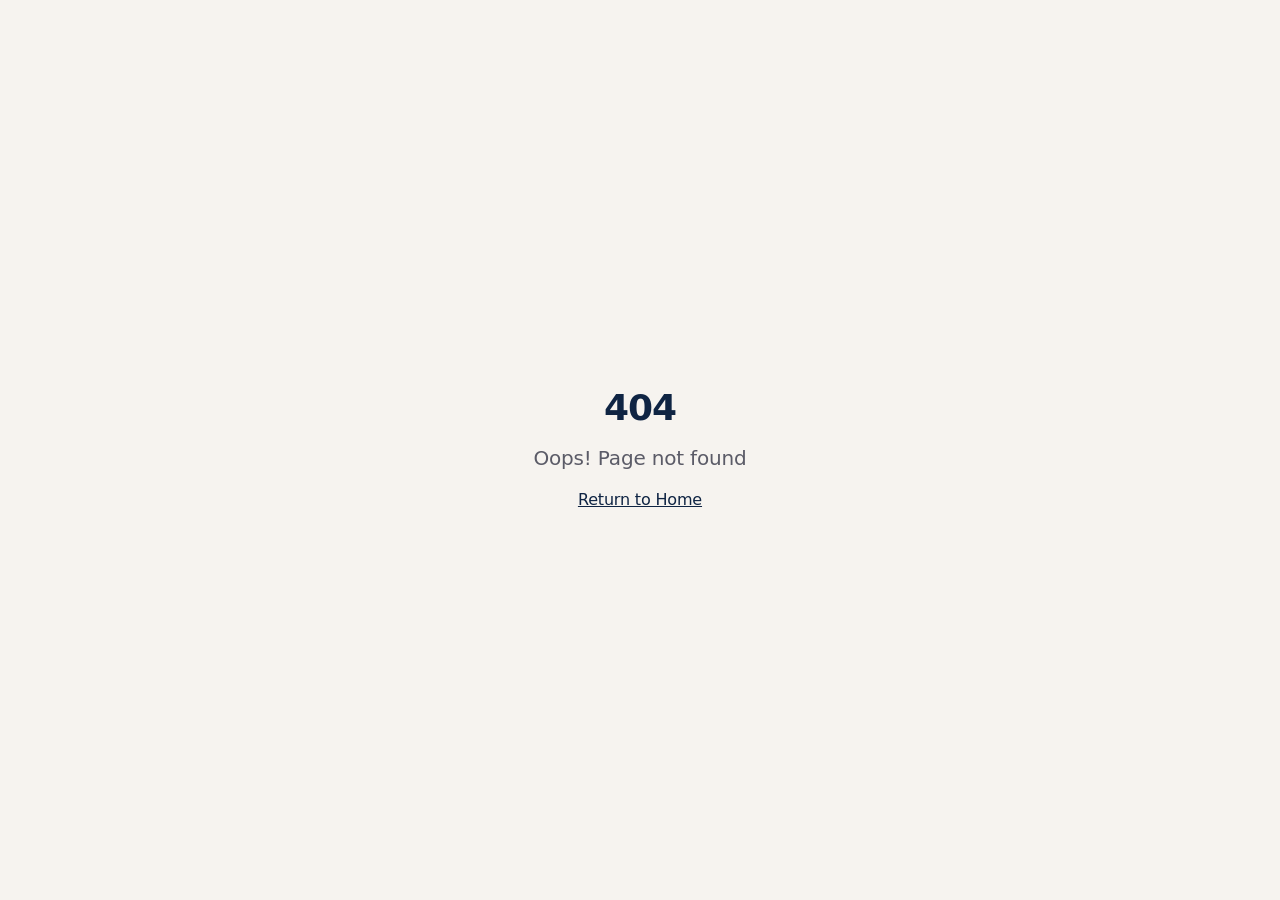
<file: index.html>
<!doctype html>
<html lang="en">
  <head>
    <meta charset="UTF-8" />
    <meta name="viewport" content="width=device-width, initial-scale=1.0" />
    <link rel="icon" type="image/png" href="/favicon.png" />
    <title>Alor Solutions | Executive Development & Leadership Strategy</title>
    <meta name="description" content="We help executives and teams perform at their highest level through leadership strategy, operational design, and strategic communications for market authority." />
    <meta name="author" content="Alor Solutions" />
    <meta property="og:title" content="Alor Solutions | Executive Development & Leadership Strategy" />
    <meta property="og:description" content="Elevate executive performance and leadership strategy with Alor Solutions." />
    <meta property="og:type" content="website" />
    <meta property="og:url" content="https://alorsolutions.com/" />
    <meta property="og:image" content="https://alorsolutions.com/alor-logo-white.png" />

    <meta name="twitter:card" content="summary_large_image" />
    <meta name="twitter:site" content="@AlorSolutions" />
    <meta name="twitter:image" content="https://alorsolutions.com/alor-logo-white.png" />

    <script type="application/ld+json">
      {
        "@context": "https://schema.org",
        "@type": "Organization",
        "name": "Alor Solutions",
        "url": "https://alorsolutions.com/",
        "logo": "https://alorsolutions.com/alor-logo.png",
        "description": "Executive development and leadership strategy for high-performing leaders and teams."
      }
    </script>
    <script type="module" crossorigin src="/assets/index-DdbEFvK7.js"></script>
    <link rel="stylesheet" crossorigin href="/assets/index-DIKOdbf3.css">
  </head>

  <body>
    <div id="root"></div>
  </body>
</html>
</file>
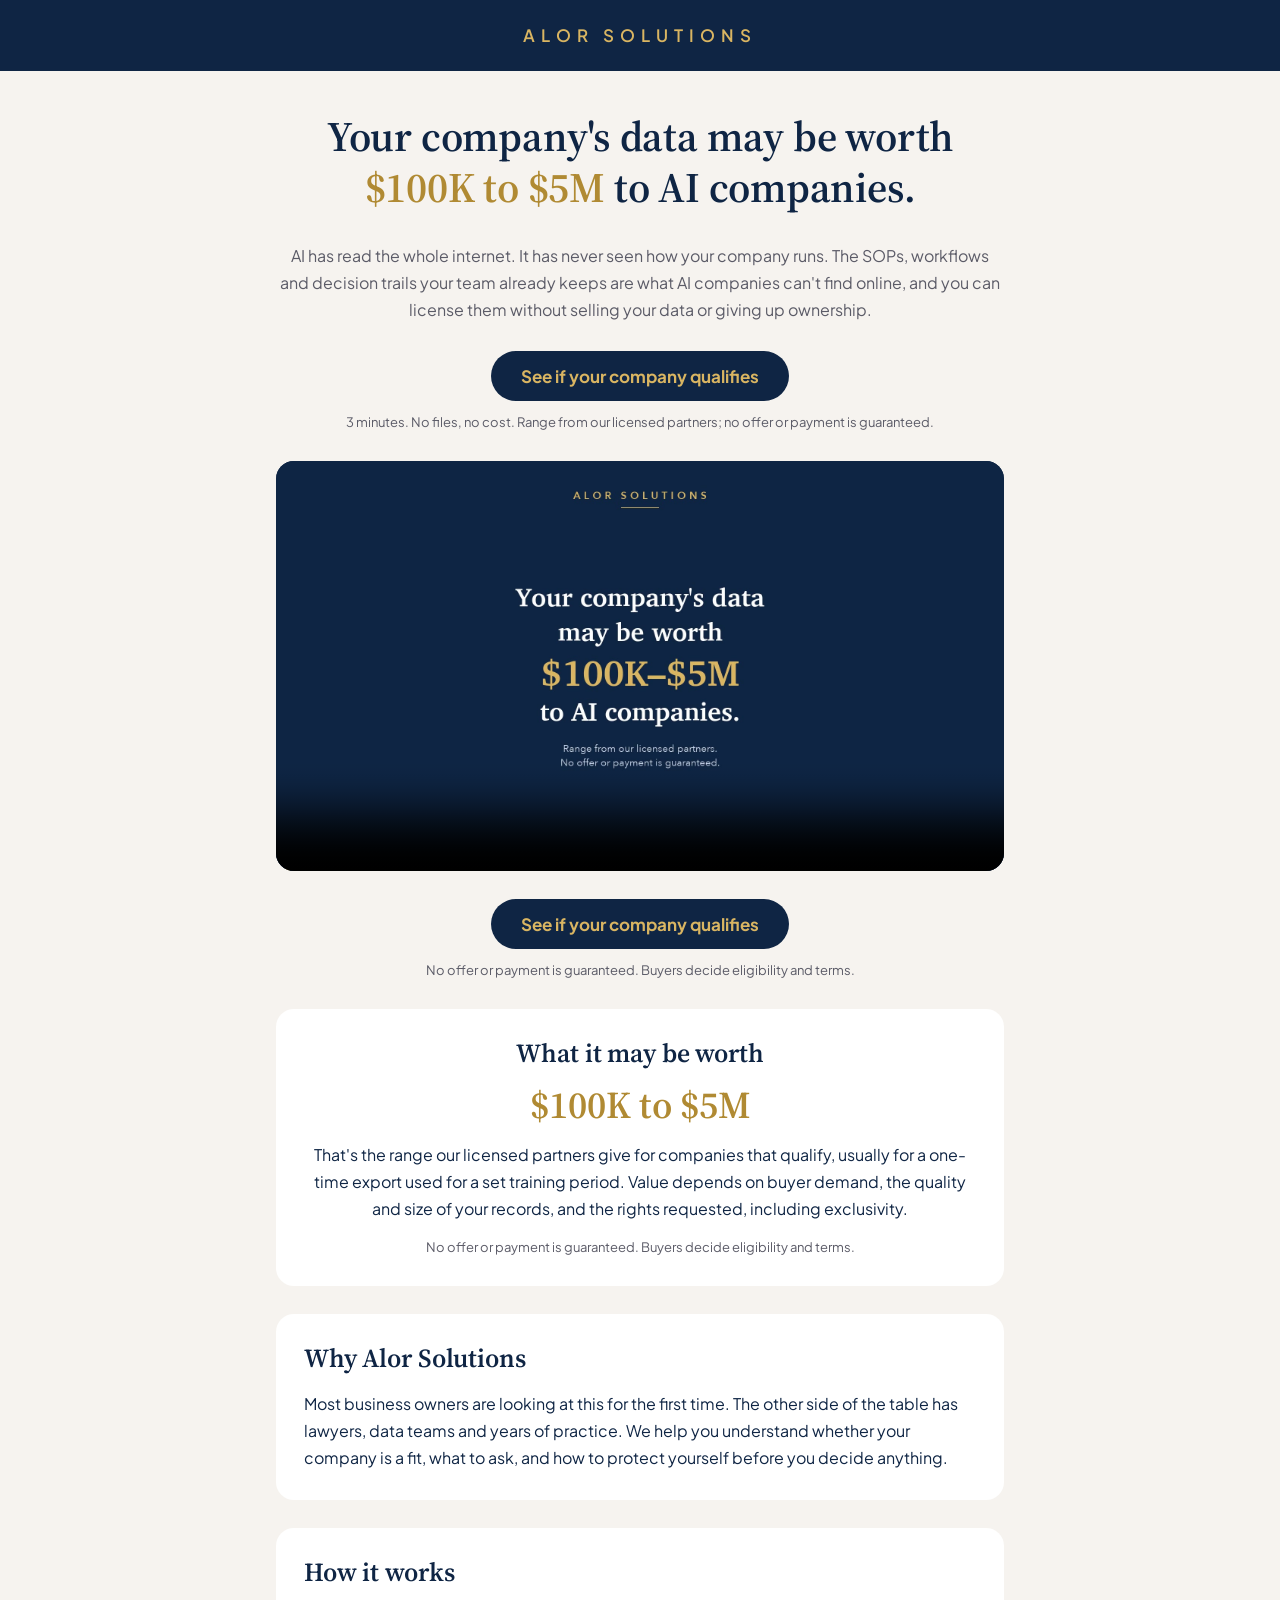
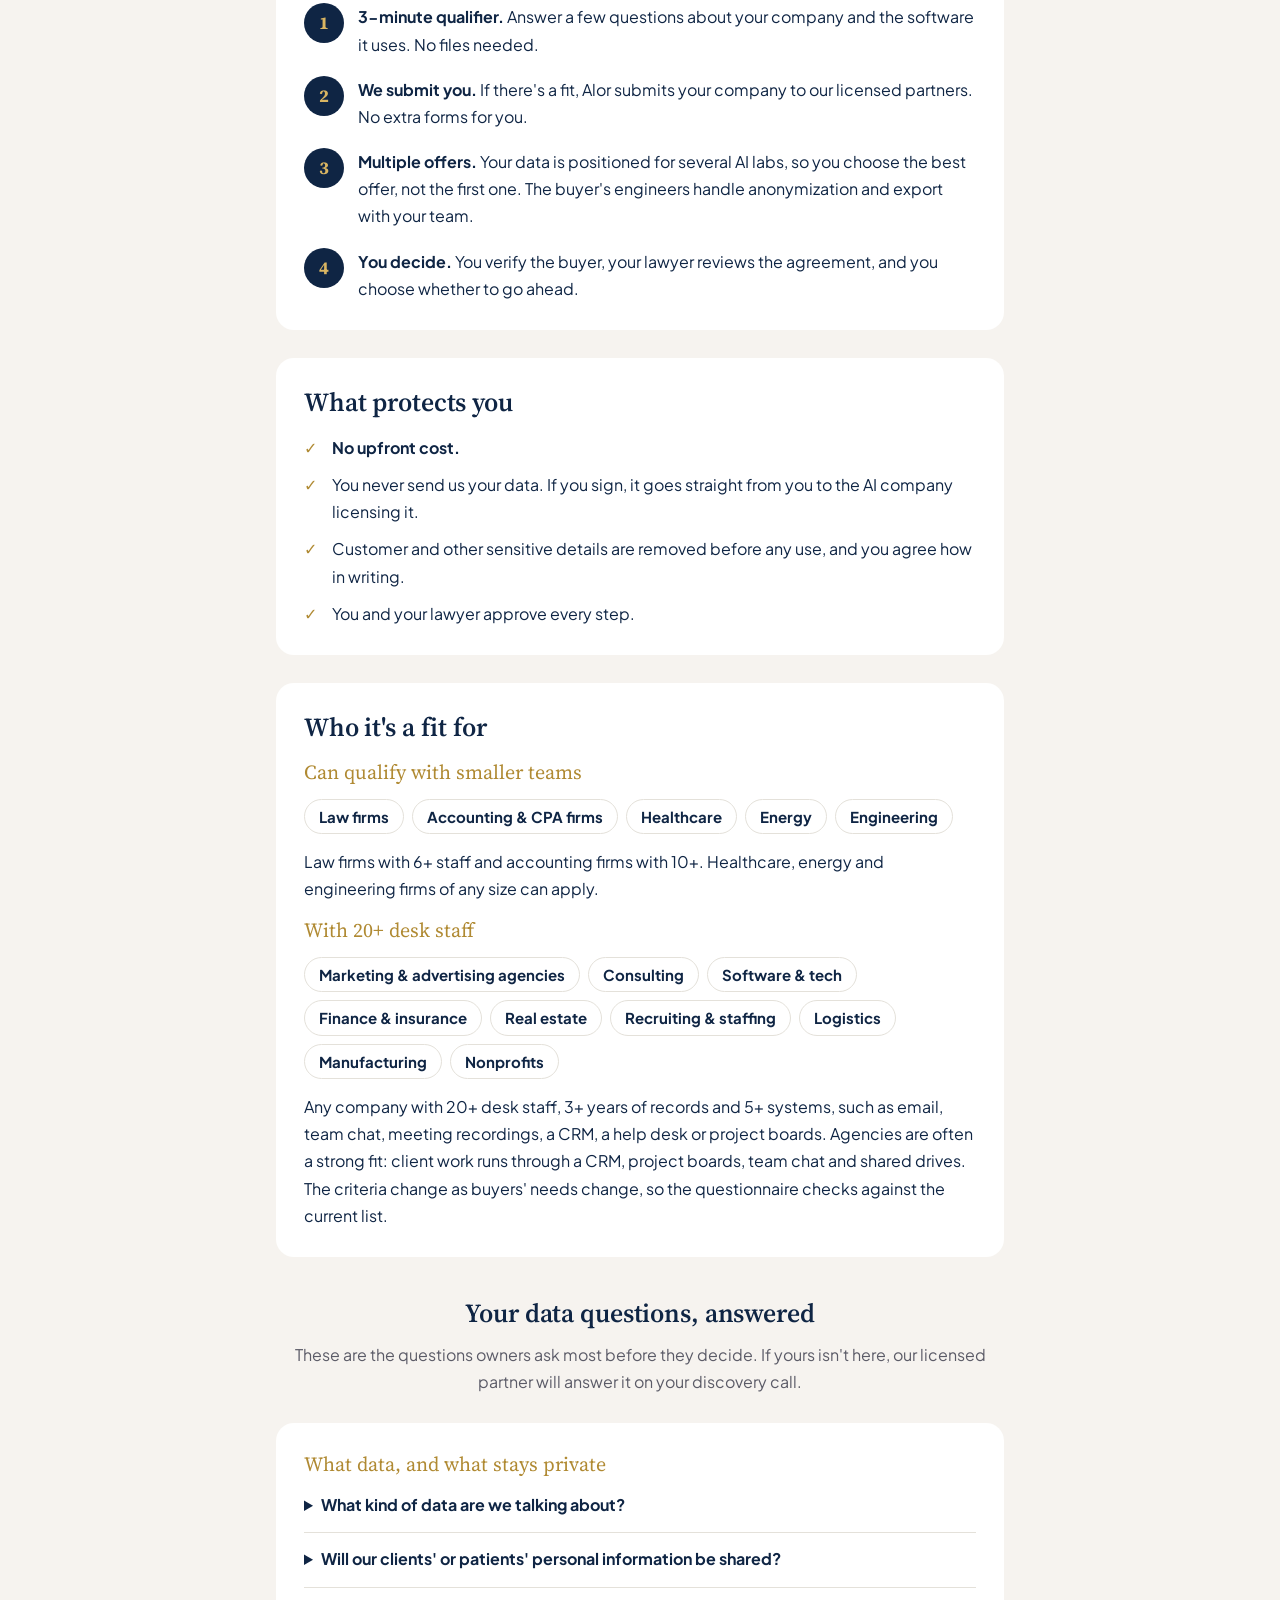
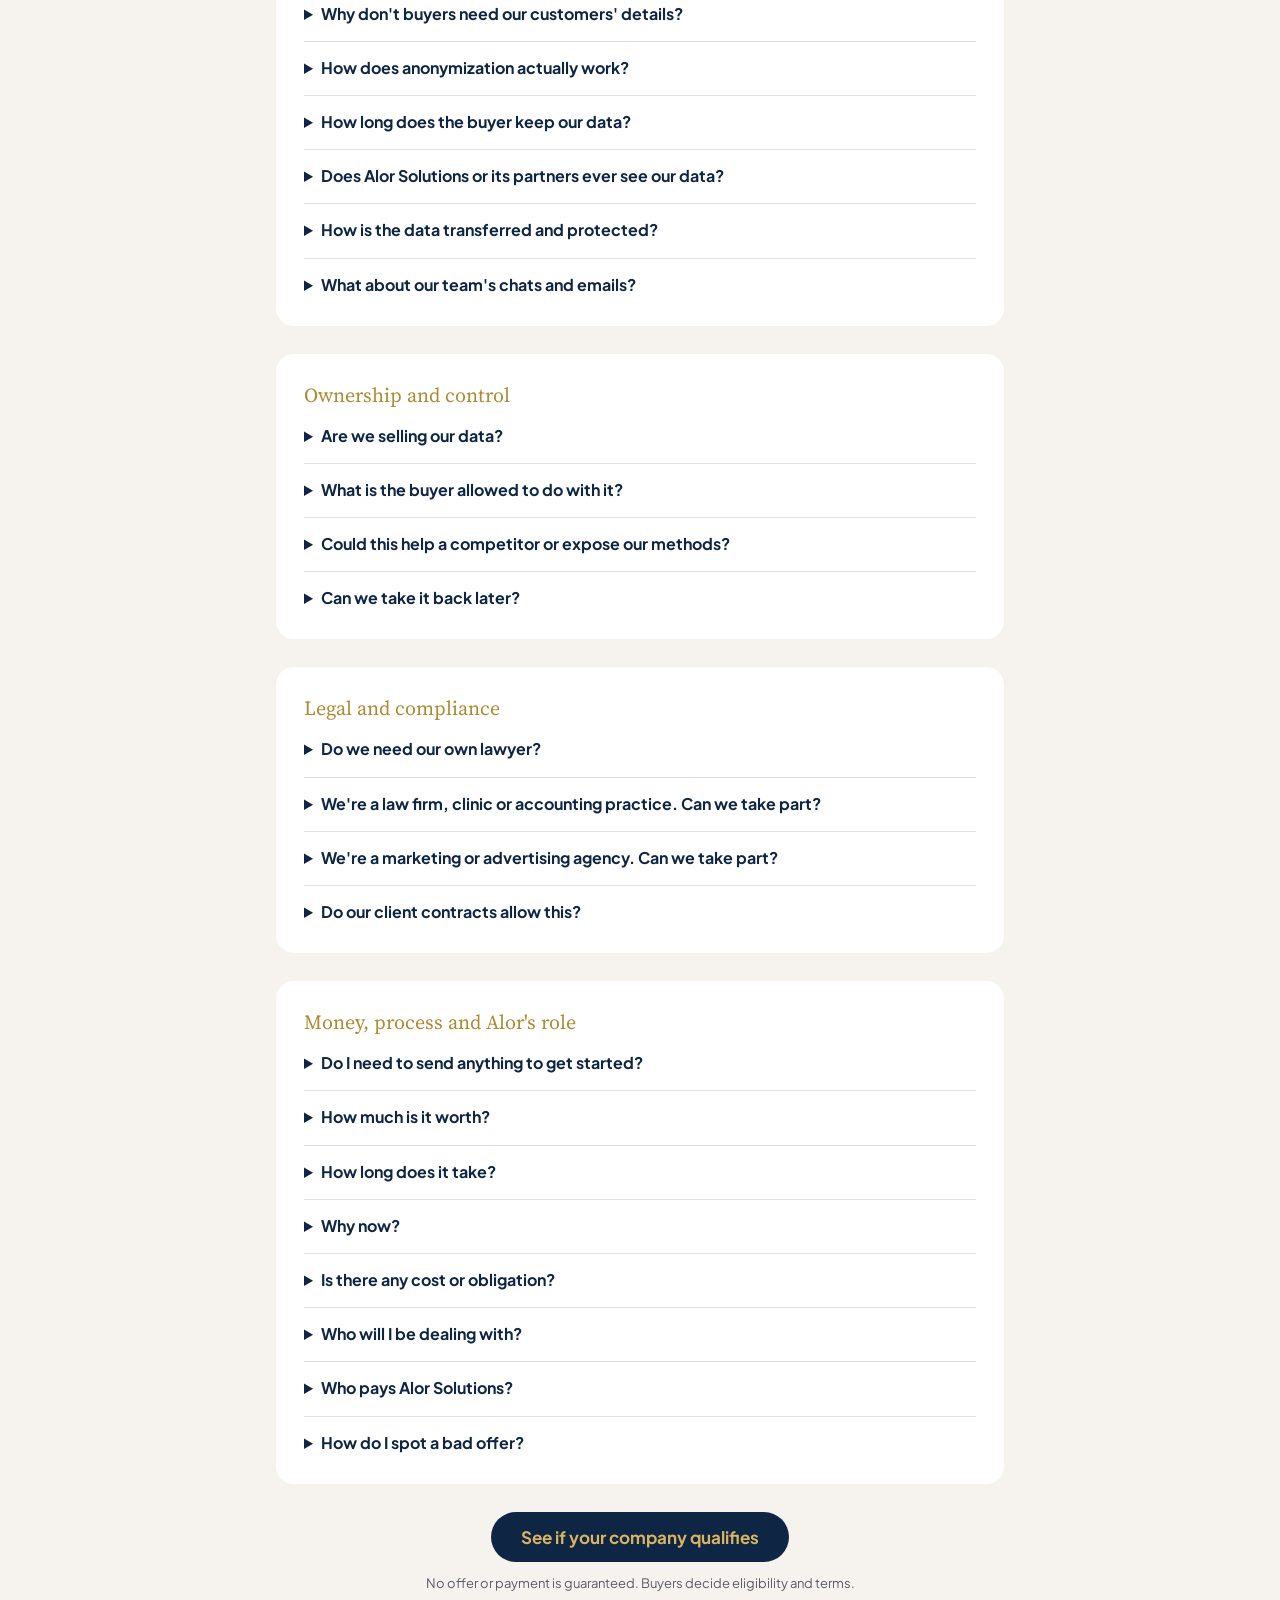
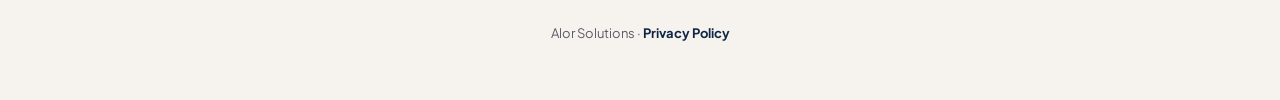
<file: AIdataFunding/index.html>
<!doctype html>
<html lang="en">
<head>
<meta charset="utf-8">
<meta name="viewport" content="width=device-width, initial-scale=1, viewport-fit=cover">
<title>AI Data Funding | Alor Solutions</title>
<meta name="description" content="Your company's operational data may be worth licensing to AI companies. See if you qualify in 3 minutes.">
<meta property="og:title" content="Your company's data may be worth licensing to AI companies">
<meta property="og:description" content="See if your company qualifies in 3 minutes. No files, no cost.">
<meta property="og:type" content="website">
<meta property="og:url" content="https://alorsolutions.com/AIdataFunding/">
<meta property="og:image" content="https://alorsolutions.com/AIdataFunding/poster-voiced-16x9.jpg">
<meta name="twitter:card" content="summary_large_image">
<link rel="preconnect" href="https://fonts.googleapis.com"><link rel="preconnect" href="https://fonts.gstatic.com" crossorigin><link rel="stylesheet" href="https://fonts.googleapis.com/css2?family=Plus+Jakarta+Sans:wght@400;500;600;700;800&family=Source+Serif+4:opsz,wght@8..60,500;8..60,600&display=swap">
<link rel="icon" href="/favicon.png">
<link rel="stylesheet" href="dl.css">
</head>
<body>
<header class="band"><a class="wordmark" href="/">ALOR SOLUTIONS</a></header>

<main class="wrap">
  <h1>Your company's data may be worth <em>$100K&nbsp;to&nbsp;$5M</em> to AI companies.</h1>
  <p class="lede">AI has read the whole internet. It has never seen how your company runs. The SOPs, workflows and decision trails your team already keeps are what AI companies can't find online, and you can license them without selling your data or giving up ownership.</p>
  <div class="cta-row">
    <a class="btn" href="qualify/">See if your company qualifies</a>
    <p class="fine">3 minutes. No files, no cost. Range from our licensed partners; no offer or payment is guaranteed.</p>
  </div>

  <video class="video h" src="alor-data-licensing-voiced-16x9.mp4" poster="poster-voiced-16x9.jpg" controls playsinline preload="none" aria-label="Alor Solutions: your company's data may be worth licensing"></video>
  <video class="video v" src="alor-data-licensing-voiced-9x16.mp4" poster="poster-voiced-9x16.jpg" controls playsinline preload="none" aria-label="Alor Solutions: your company's data may be worth licensing"></video>

  <div class="cta-row">
    <a class="btn" href="qualify/">See if your company qualifies</a>
    <p class="fine">No offer or payment is guaranteed. Buyers decide eligibility and terms.</p>
  </div>

  <section class="card value">
    <h2>What it may be worth</h2>
    <p class="big">$100K to $5M</p>
    <p>That's the range our licensed partners give for companies that qualify, usually for a one-time export used for a set training period. Value depends on buyer demand, the quality and size of your records, and the rights requested, including exclusivity.</p>
    <p class="fine">No offer or payment is guaranteed. Buyers decide eligibility and terms.</p>
  </section>

  <section class="card">
    <h2>Why Alor Solutions</h2>
    <p>Most business owners are looking at this for the first time. The other side of the table has lawyers, data teams and years of practice. We help you understand whether your company is a fit, what to ask, and how to protect yourself before you decide anything.</p>
  </section>

  <section class="card">
    <h2>How it works</h2>
    <ol class="steps">
      <li><div><b>3-minute qualifier.</b> Answer a few questions about your company and the software it uses. No files needed.</div></li>
      <li><div><b>We submit you.</b> If there's a fit, Alor submits your company to our licensed partners. No extra forms for you.</div></li>
      <li><div><b>Multiple offers.</b> Your data is positioned for several AI labs, so you choose the best offer, not the first one. The buyer's engineers handle anonymization and export with your team.</div></li>
      <li><div><b>You decide.</b> You verify the buyer, your lawyer reviews the agreement, and you choose whether to go ahead.</div></li>
    </ol>
  </section>

  <section class="card">
    <h2>What protects you</h2>
    <ul class="ticks">
      <li><b>No upfront cost.</b></li>
      <li>You never send us your data. If you sign, it goes straight from you to the AI company licensing it.</li>
      <li>Customer and other sensitive details are removed before any use, and you agree how in writing.</li>
      <li>You and your lawyer approve every step.</li>
    </ul>
  </section>

  <section class="card">
    <h2>Who it's a fit for</h2>
    <p class="group">Can qualify with smaller teams</p>
    <div class="tags"><span class="tag">Law firms</span><span class="tag">Accounting &amp; CPA firms</span><span class="tag">Healthcare</span><span class="tag">Energy</span><span class="tag">Engineering</span></div>
    <p>Law firms with 6+ staff and accounting firms with 10+. Healthcare, energy and engineering firms of any size can apply.</p>
    <p class="group">With 20+ desk staff</p>
    <div class="tags"><span class="tag">Marketing &amp; advertising agencies</span><span class="tag">Consulting</span><span class="tag">Software &amp; tech</span><span class="tag">Finance &amp; insurance</span><span class="tag">Real estate</span><span class="tag">Recruiting &amp; staffing</span><span class="tag">Logistics</span><span class="tag">Manufacturing</span><span class="tag">Nonprofits</span></div>
    <p>Any company with 20+ desk staff, 3+ years of records and 5+ systems, such as email, team chat, meeting recordings, a CRM, a help desk or project boards. Agencies are often a strong fit: client work runs through a CRM, project boards, team chat and shared drives. The criteria change as buyers' needs change, so the questionnaire checks against the current list.</p>
  </section>

  <section class="faq-head">
    <h2>Your data questions, answered</h2>
    <p class="lede">These are the questions owners ask most before they decide. If yours isn't here, our licensed partner will answer it on your discovery call.</p>
  </section>

  <section class="card">
    <h3 class="group">What data, and what stays private</h3>
    <details><summary>What kind of data are we talking about?</summary><p>Mostly records of how your business works: SOPs and playbooks, process documents, project and task histories, CRM stages, templates, knowledge base articles and reports. Buyers are interested in how work gets done and how decisions get made. You decide what is included, and you can leave anything out.</p></details>
    <details><summary>Will our clients' or patients' personal information be shared?</summary><p>It shouldn't be. Agreements in this market require customer names, contact details and other personal or confidential information to be removed before the data is used. You agree in writing how that happens before anything moves. Ask the buyer to explain their anonymization process in writing, and have your lawyer confirm it meets your obligations.</p></details>
    <details><summary>Why don't buyers need our customers' details?</summary><p>They're interested in how work moves between people and software: a request comes in, someone replies, updates the CRM, then closes it out in billing. That's what AI agents learn from. Who the customer was doesn't matter to them, which is why identities can be removed without losing what makes the data useful.</p></details>
    <details><summary>How does anonymization actually work?</summary><p>There are two common methods. <b>Redaction</b> blanks out identifying details: "Anna emailed Bob about Acme Corp" becomes "[name] emailed [name] about [company]." <b>Transformation</b> swaps them for made-up ones: "Sean emailed Ed about ABC Company." The workflow stays intact, but the real people and companies are gone. Agree in writing which method is used, who does it, and whether it happens before the data leaves your company.</p></details>
    <details><summary>How long does the buyer keep our data?</summary><p>It varies by buyer. Some use a one-time export for a set training period, often around 90 days, then delete it. Don't rely on a typical practice: put the retention period and deletion in the agreement, and ask for written confirmation when it's deleted.</p></details>
    <details><summary>Does Alor Solutions or its partners ever see our data?</summary><p>No. We never ask for, receive or store your business datasets. To start, we only need a general description of the kinds of records you keep. If you sign an agreement, data goes straight from your company to the AI company licensing it.</p></details>
    <details><summary>How is the data transferred and protected?</summary><p>Only after you sign, and only straight to the AI company licensing it. Security terms belong in the agreement. Ask how the data is encrypted in transit and at rest, who can access it, how long it is kept, and how it is deleted at the end.</p></details>
    <details><summary>What about our team's chats and emails?</summary><p>Internal messages often contain employee personal information. If you include them, they need the same removal of personal details, and you may need to tell staff or get consent depending on where you operate. Many companies simply exclude them.</p></details>
  </section>

  <section class="card">
    <h3 class="group">Ownership and control</h3>
    <details><summary>Are we selling our data?</summary><p>No. This is a license, not a sale. You keep ownership of your records. The license spells out what the buyer may use, for what purpose and for how long.</p></details>
    <details><summary>What is the buyer allowed to do with it?</summary><p>Only what the agreement permits, usually training and improving AI models. Check whether the buyer may share or resell the data, whether the license is exclusive, how long it lasts, and what happens when it ends.</p></details>
    <details><summary>Could this help a competitor or expose our methods?</summary><p>It's a fair concern. Models learn general patterns, not your files, but you should still keep out anything you consider a trade secret or a core competitive method. You choose the scope, and you can negotiate limits on how the data is used.</p></details>
    <details><summary>Can we take it back later?</summary><p>You can usually stop future use under the agreement's termination terms, and ask that copies be deleted. A model that has already learned from the data generally can't unlearn it, so treat what you include as a permanent decision.</p></details>
  </section>

  <section class="card">
    <h3 class="group">Legal and compliance</h3>
    <details><summary>Do we need our own lawyer?</summary><p>Yes. Have your own legal adviser review the buyer and the agreement before you sign. We help you prepare the right questions, but we don't give legal advice.</p></details>
    <details><summary>We're a law firm, clinic or accounting practice. Can we take part?</summary><p>These fields are among the strongest fits, and they carry extra rules: client confidentiality and privilege for law firms, health privacy rules such as HIPAA for healthcare, and professional secrecy for accountants. Your counsel decides which records can be included and how.</p></details>
    <details><summary>We're a marketing or advertising agency. Can we take part?</summary><p>Yes, with 20+ desk staff, 3+ years of records and 5+ systems. What buyers value is how your team runs client work: briefs, approvals, revisions and reporting across your CRM, project boards and team chat. Much of that work involves your clients' information, so check your client contracts first. Client names and details are removed before any use, and you decide what is left out.</p></details>
    <details><summary>Do our client contracts allow this?</summary><p>Check them. Engagement letters, NDAs, privacy policies and data processing agreements can limit how you use information about clients. Records that are purely internal, such as your own SOPs and templates, are usually simpler.</p></details>
  </section>

  <section class="card">
    <h3 class="group">Money, process and Alor's role</h3>
    <details><summary>Do I need to send anything to get started?</summary><p>No. The questionnaire only asks about the kinds of records you keep. On the discovery call, our licensed partner goes through your systems with you. You never send data to get started.</p></details>
    <details><summary>How much is it worth?</summary><p>Our licensed partners give a range of $100K to $5M for companies that qualify. There's no standard price within it: value depends on buyer demand, the quality and size of your records and the rights requested, including exclusivity. The buyer decides whether to proceed and what to pay. Anyone who promises you a specific figure before reviewing your data is a red flag.</p></details>
    <details><summary>How long does it take?</summary><p>The first step, a short inventory of your software, takes minutes. From start to finish it currently takes about six to eight weeks.</p></details>
    <details><summary>Why now?</summary><p>AI companies need real business data because AI can't yet teach itself how work gets done. As they collect more of it, each new company's data becomes less scarce, so companies that move early tend to be in the strongest position.</p></details>
    <details><summary>Is there any cost or obligation?</summary><p>No upfront cost and no obligation. You can stop at any step. If a deal completes, any success fee is set out in writing before you sign.</p></details>
    <details><summary>Who will I be dealing with?</summary><p>Alor submits your company to our licensed partners, who then contact you directly to start the review. Any buyer is introduced to you by name, and you can verify both before going further.</p></details>
    <details><summary>Who pays Alor Solutions?</summary><p>There's no cost to you. Alor is compensated by our licensed partners if a deal completes.</p></details>
    <details><summary>How do I spot a bad offer?</summary><p>Walk away if anyone asks you to pay upfront, wants your raw data before a signed agreement, won't say who uses the data or how it's protected, promises a dollar amount before seeing your records, or pushes you to decide on the first call. Hold us to the same standard.</p></details>
  </section>

  <div class="cta-row" id="qualify-cta">
    <a class="btn" href="qualify/">See if your company qualifies</a>
    <p class="fine">No offer or payment is guaranteed. Buyers decide eligibility and terms.</p>
  </div>

  <p class="sign fine">Alor Solutions · <a href="https://roladiab.com/privacy" target="_blank" rel="noopener">Privacy Policy</a></p>
</main>
<script>
  // Keep a rep's code (?rep=CODE) on the way to the qualifier.
  (function () {
    var rep = new URLSearchParams(location.search).get("rep");
    if (!rep) return;
    document.querySelectorAll('a[href="qualify/"]') /* all qualifier buttons */.forEach(function (a) { a.href = "qualify/?rep=" + encodeURIComponent(rep); });
  })();
</script>
</body>
</html>
</file>
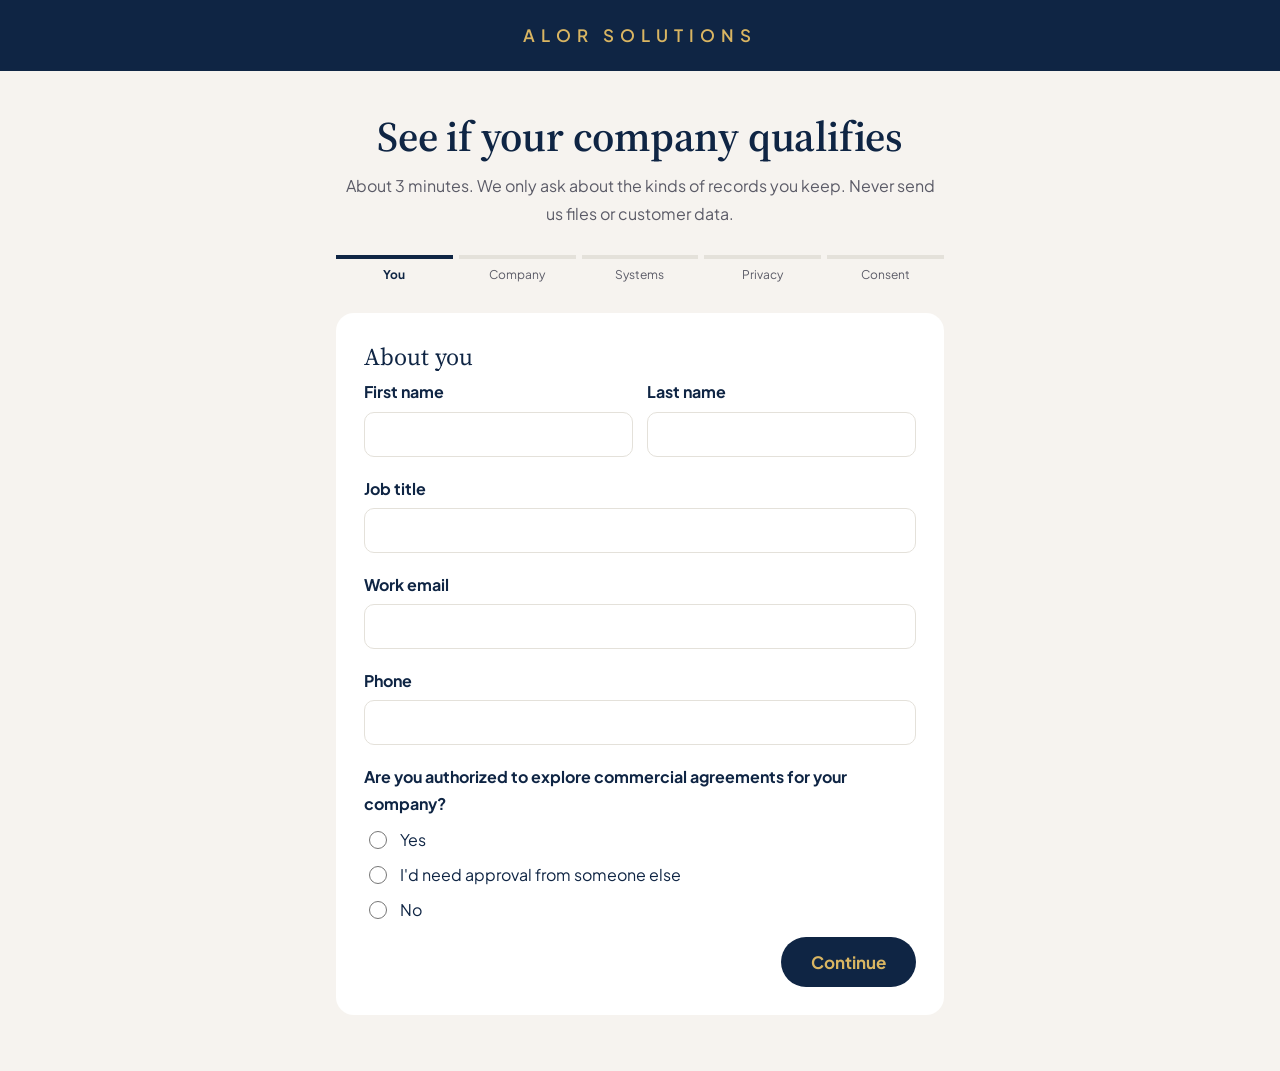
<file: AIdataFunding/qualify/index.html>
<!doctype html>
<html lang="en">
<head>
<meta charset="utf-8">
<meta name="viewport" content="width=device-width, initial-scale=1, viewport-fit=cover">
<title>AI Data Funding Qualifier | Alor Solutions</title>
<meta name="description" content="A 3-minute questionnaire to see whether your company's data may qualify for AI data licensing.">
<link rel="preconnect" href="https://fonts.googleapis.com"><link rel="preconnect" href="https://fonts.gstatic.com" crossorigin><link rel="stylesheet" href="https://fonts.googleapis.com/css2?family=Plus+Jakarta+Sans:wght@400;500;600;700;800&family=Source+Serif+4:opsz,wght@8..60,500;8..60,600&display=swap">
<link rel="icon" href="/favicon.png">
<link rel="stylesheet" href="../dl.css">
</head>
<body>
<header class="band"><a class="wordmark" href="../">ALOR SOLUTIONS</a></header>

<main class="wrap narrow">
  <div class="intro">
    <h1>See if your company qualifies</h1>
    <p class="lede">About 3 minutes. We only ask about the kinds of records you keep. Never send us files or customer data.</p>
  </div>

  <ol class="progress" aria-label="Progress">
    <li data-step="1" class="on">You</li><li data-step="2">Company</li><li data-step="3">Systems</li><li data-step="4">Privacy</li><li data-step="5">Consent</li>
  </ol>

  <form id="q" class="card" novalidate>
    <!-- Step 1 -->
    <fieldset data-step="1">
      <legend>About you</legend>
      <div class="row2">
        <label>First name<input id="first_name" name="first_name" required autocomplete="given-name"></label>
        <label>Last name<input id="last_name" name="last_name" required autocomplete="family-name"></label>
      </div>
      <label>Job title<input id="title" name="title" required autocomplete="organization-title"></label>
      <label>Work email<input id="email" name="email" type="email" required autocomplete="email"></label>
      <label>Phone<input id="phone" name="phone" type="tel" required autocomplete="tel"></label>
      <div class="q">
        <p class="ql">Are you authorized to explore commercial agreements for your company?</p>
        <label class="opt"><input type="radio" name="authorized" value="Yes" required> Yes</label>
        <label class="opt"><input type="radio" name="authorized" value="Need approval"> I'd need approval from someone else</label>
        <label class="opt"><input type="radio" name="authorized" value="No"> No</label>
      </div>
    </fieldset>

    <!-- Step 2 -->
    <fieldset data-step="2" hidden>
      <legend>Your company</legend>
      <label>Company name<input id="company_name" name="company_name" required autocomplete="organization"></label>
      <label>Website<input id="website" name="website" type="url" placeholder="https://" autocomplete="url"></label>
      <label>Country and state or province<input id="location" name="location" required></label>
      <label>Industry
        <select id="industry" name="industry" required>
          <option value="">Choose one</option>
          <option>Law firm</option><option>Accounting / CPA</option><option>Healthcare</option><option>Energy</option><option>Engineering</option>
          <option>Professional services</option><option>Software / technology</option><option>Finance / insurance</option><option>Real estate</option>
          <option>Logistics / operations</option><option>Manufacturing</option><option>Marketing / agency</option><option>Recruiting / HR</option>
          <option>Nonprofit</option><option>Other</option>
        </select>
      </label>
      <div class="q">
        <p class="ql">Is the company currently operating?</p>
        <label class="opt"><input type="radio" name="status" value="Operating" required> Yes, operating</label>
        <label class="opt"><input type="radio" name="status" value="Closed"> No, it has closed or stopped trading</label>
      </div>
      <label>Desk staff on payroll
        <span class="hint">People who work at a computer in your offices or remotely. Not field, warehouse or frontline staff. Contractors count only if they work inside your company's email and workspace accounts.</span>
        <select id="desk_staff" name="desk_staff" required>
          <option value="">Choose one</option>
          <option value="3">Under 6</option><option value="6">6 to 9</option><option value="10">10 to 19</option><option value="20">20 to 34</option>
          <option value="35">35 to 49</option><option value="50">50 to 75</option><option value="76">76 to 200</option><option value="201">Over 200</option>
        </select>
      </label>
      <label>How long have you used your main business software?
        <select id="years" name="years" required>
          <option value="">Choose one</option>
          <option value="1">Under 3 years</option><option value="3">3 to 5 years</option><option value="5">5 to 10 years</option><option value="10">Over 10 years</option>
        </select>
      </label>
      <div class="q">
        <p class="ql">If asked, could you show your headcount? <span class="hint">For example a Google Workspace or Microsoft 365 admin screenshot, or a payroll export. Don't send it now.</span></p>
        <label class="opt"><input type="radio" name="headcount_proof" value="Yes" required> Yes</label>
        <label class="opt"><input type="radio" name="headcount_proof" value="Not sure"> Not sure</label>
      </div>
    </fieldset>

    <!-- Step 3 -->
    <fieldset data-step="3" hidden>
      <legend>Your systems</legend>
      <p class="ql">Which of these does your team use? Tick all that apply.</p>
      <div class="checks" id="systems">
        <label class="opt"><input type="checkbox" name="systems" value="Email"> Email (Gmail, Outlook)</label>
        <label class="opt"><input type="checkbox" name="systems" value="Team chat"> Team chat (Slack, Teams)</label>
        <label class="opt"><input type="checkbox" name="systems" value="Meeting recordings"> Meeting recordings (Zoom, Fireflies, Otter)</label>
        <label class="opt"><input type="checkbox" name="systems" value="CRM"> CRM (HubSpot, Salesforce)</label>
        <label class="opt"><input type="checkbox" name="systems" value="Help desk"> Help desk (Zendesk, Intercom)</label>
        <label class="opt"><input type="checkbox" name="systems" value="Project boards"> Project boards (Asana, Trello, Monday, Jira)</label>
        <label class="opt"><input type="checkbox" name="systems" value="Docs and wiki"> Docs or wiki (Notion, Confluence, Google Drive)</label>
        <label class="opt"><input type="checkbox" name="systems" value="Billing and accounting"> Billing or accounting (Stripe, QuickBooks, Xero)</label>
        <label class="opt"><input type="checkbox" name="systems" value="Industry software"> Industry software (practice management, EHR, CAD)</label>
        <label class="opt"><input type="checkbox" name="systems" value="SOPs and playbooks"> Written SOPs, playbooks or checklists</label>
      </div>
      <div id="manifest" class="manifest" hidden>
        <p class="ql">For each one, name the tool and roughly how much is in it. Rough guesses are fine.</p>
        <div id="manifest_rows"></div>
      </div>
      <div class="q">
        <p class="ql">Is your data in company-owned accounts?</p>
        <label class="opt"><input type="radio" name="accounts" value="Company accounts" required> Yes, one company domain (Google Workspace or Microsoft 365)</label>
        <label class="opt"><input type="radio" name="accounts" value="Mixed"> Mixed</label>
        <label class="opt"><input type="radio" name="accounts" value="Mostly personal"> Mostly personal accounts</label>
      </div>
      <label>Describe one everyday task that moves across several tools
        <span class="hint">For example: a client request comes in by email, someone replies, updates the CRM, then sends an invoice.</span>
        <textarea id="workflow" name="workflow" rows="3"></textarea>
      </label>
    </fieldset>

    <!-- Step 4 -->
    <fieldset data-step="4" hidden>
      <legend>Privacy and constraints</legend>
      <p class="note">None of these rule you out. They tell us what will need extra care.</p>
      <p class="ql">Do your records include any of these? Tick all that apply.</p>
      <div class="checks">
        <label class="opt"><input type="checkbox" name="sensitive" value="Patient health information"> Patient health information</label>
        <label class="opt"><input type="checkbox" name="sensitive" value="Legal client files or privileged material"> Legal client files or privileged material</label>
        <label class="opt"><input type="checkbox" name="sensitive" value="Financial account data"> Financial account data</label>
        <label class="opt"><input type="checkbox" name="sensitive" value="Data about children"> Data about children</label>
        <label class="opt"><input type="checkbox" name="sensitive" value="None of these" id="sens_none"> None of these</label>
      </div>
      <div class="q">
        <p class="ql">Do client contracts, NDAs or engagement letters limit how you can use client information?</p>
        <label class="opt"><input type="radio" name="contract_limits" value="Yes" required> Yes</label>
        <label class="opt"><input type="radio" name="contract_limits" value="No"> No</label>
        <label class="opt"><input type="radio" name="contract_limits" value="Not sure"> Not sure</label>
      </div>
      <div class="q">
        <p class="ql">Has anyone already introduced you to an AI data licensing company or program?</p>
        <label class="opt"><input type="radio" name="already_introduced" value="No" required> No</label>
        <label class="opt"><input type="radio" name="already_introduced" value="Yes"> Yes</label>
      </div>
      <label>Anything that would be off-limits for you? <span class="hint">Optional. For example trade secrets, team chats, or one client's work.</span>
        <textarea id="off_limits" name="off_limits" rows="2"></textarea>
      </label>
    </fieldset>

    <!-- Step 5 -->
    <fieldset data-step="5" hidden>
      <legend>Consent</legend>
      <label class="opt consent"><input type="checkbox" id="consent_intro" name="consent_intro" required> I agree that Alor Solutions may submit my company to its licensed partners and share the details in this form so they can contact me about this opportunity.</label>
      <label class="opt consent"><input type="checkbox" id="consent_terms" name="consent_terms" required> I understand there's no cost or obligation, and that no offer or payment is guaranteed. Buyers decide eligibility and terms.</label>
      <p class="fine left">We never ask for your business data. Your answers are used only to assess fit and make the introduction. See our <a href="https://roladiab.com/privacy" target="_blank" rel="noopener">Privacy Policy</a>.</p>
    </fieldset>

    <p class="err" id="err" role="alert" hidden></p>
    <div class="nav">
      <button type="button" class="ghost" id="back" hidden>Back</button>
      <button type="button" class="btn" id="next">Continue</button>
    </div>
  </form>

  <!-- Results -->
  <section id="r_qualified" class="card result" hidden>
    <h2>Good news: your company pre-qualifies.</h2>
    <p>Based on your answers, your company meets our licensed partners' current criteria. Here's what happens next:</p>
    <ol class="steps">
      <li><div><b>We submit your company.</b> Within one business day, Alor submits you to our licensed partners. There's nothing else for you to fill in.</div></li>
      <li><div><b>They book your discovery call.</b> Our partner contacts you directly to schedule a short call about your systems. No data, no logins, no commitment.</div></li>
      <li><div><b>You decide.</b> You see your offers and choose. Nothing is shared and nothing is signed without your approval.</div></li>
    </ol>
    <p class="fine">We've emailed you a copy of these next steps. No offer or payment is guaranteed. Buyers decide eligibility and terms.</p>
  </section>

  <section id="r_review" class="card result" hidden>
    <h2>Thanks. We need a quick conversation first.</h2>
    <p id="review_reason">One or two of your answers need a closer look before we can make an introduction.</p>
    <p>We'll email you within one business day to sort it out.</p>
  </section>

  <section id="r_not" class="card result" hidden>
    <h2>Thanks for checking.</h2>
    <p>Based on your answers, your company doesn't meet the current criteria. These change as buyers' needs change, so we'll keep your details and let you know if that happens.</p>
    <p>Usually companies qualify with 20+ desk staff, 3+ years of records and 5+ software tools. Law and accounting firms, healthcare, energy and engineering can qualify with smaller teams.</p>
    <p class="fine"><a href="../">Back to the overview</a></p>
  </section>
</main>

<script src="qualify.js"></script>
</body>
</html>
</file>
<file: assets/index-DIKOdbf3.css>
*,:before,:after{--tw-border-spacing-x: 0;--tw-border-spacing-y: 0;--tw-translate-x: 0;--tw-translate-y: 0;--tw-rotate: 0;--tw-skew-x: 0;--tw-skew-y: 0;--tw-scale-x: 1;--tw-scale-y: 1;--tw-pan-x: ;--tw-pan-y: ;--tw-pinch-zoom: ;--tw-scroll-snap-strictness: proximity;--tw-gradient-from-position: ;--tw-gradient-via-position: ;--tw-gradient-to-position: ;--tw-ordinal: ;--tw-slashed-zero: ;--tw-numeric-figure: ;--tw-numeric-spacing: ;--tw-numeric-fraction: ;--tw-ring-inset: ;--tw-ring-offset-width: 0px;--tw-ring-offset-color: #fff;--tw-ring-color: rgb(59 130 246 / .5);--tw-ring-offset-shadow: 0 0 #0000;--tw-ring-shadow: 0 0 #0000;--tw-shadow: 0 0 #0000;--tw-shadow-colored: 0 0 #0000;--tw-blur: ;--tw-brightness: ;--tw-contrast: ;--tw-grayscale: ;--tw-hue-rotate: ;--tw-invert: ;--tw-saturate: ;--tw-sepia: ;--tw-drop-shadow: ;--tw-backdrop-blur: ;--tw-backdrop-brightness: ;--tw-backdrop-contrast: ;--tw-backdrop-grayscale: ;--tw-backdrop-hue-rotate: ;--tw-backdrop-invert: ;--tw-backdrop-opacity: ;--tw-backdrop-saturate: ;--tw-backdrop-sepia: ;--tw-contain-size: ;--tw-contain-layout: ;--tw-contain-paint: ;--tw-contain-style: }::backdrop{--tw-border-spacing-x: 0;--tw-border-spacing-y: 0;--tw-translate-x: 0;--tw-translate-y: 0;--tw-rotate: 0;--tw-skew-x: 0;--tw-skew-y: 0;--tw-scale-x: 1;--tw-scale-y: 1;--tw-pan-x: ;--tw-pan-y: ;--tw-pinch-zoom: ;--tw-scroll-snap-strictness: proximity;--tw-gradient-from-position: ;--tw-gradient-via-position: ;--tw-gradient-to-position: ;--tw-ordinal: ;--tw-slashed-zero: ;--tw-numeric-figure: ;--tw-numeric-spacing: ;--tw-numeric-fraction: ;--tw-ring-inset: ;--tw-ring-offset-width: 0px;--tw-ring-offset-color: #fff;--tw-ring-color: rgb(59 130 246 / .5);--tw-ring-offset-shadow: 0 0 #0000;--tw-ring-shadow: 0 0 #0000;--tw-shadow: 0 0 #0000;--tw-shadow-colored: 0 0 #0000;--tw-blur: ;--tw-brightness: ;--tw-contrast: ;--tw-grayscale: ;--tw-hue-rotate: ;--tw-invert: ;--tw-saturate: ;--tw-sepia: ;--tw-drop-shadow: ;--tw-backdrop-blur: ;--tw-backdrop-brightness: ;--tw-backdrop-contrast: ;--tw-backdrop-grayscale: ;--tw-backdrop-hue-rotate: ;--tw-backdrop-invert: ;--tw-backdrop-opacity: ;--tw-backdrop-saturate: ;--tw-backdrop-sepia: ;--tw-contain-size: ;--tw-contain-layout: ;--tw-contain-paint: ;--tw-contain-style: }*,:before,:after{box-sizing:border-box;border-width:0;border-style:solid;border-color:#e5e7eb}:before,:after{--tw-content: ""}html,:host{line-height:1.5;-webkit-text-size-adjust:100%;-moz-tab-size:4;-o-tab-size:4;tab-size:4;font-family:Plus Jakarta Sans,Inter,system-ui,sans-serif;font-feature-settings:normal;font-variation-settings:normal;-webkit-tap-highlight-color:transparent}body{margin:0;line-height:inherit}hr{height:0;color:inherit;border-top-width:1px}abbr:where([title]){-webkit-text-decoration:underline dotted;text-decoration:underline dotted}h1,h2,h3,h4,h5,h6{font-size:inherit;font-weight:inherit}a{color:inherit;text-decoration:inherit}b,strong{font-weight:bolder}code,kbd,samp,pre{font-family:ui-monospace,SFMono-Regular,Menlo,Monaco,Consolas,Liberation Mono,Courier New,monospace;font-feature-settings:normal;font-variation-settings:normal;font-size:1em}small{font-size:80%}sub,sup{font-size:75%;line-height:0;position:relative;vertical-align:baseline}sub{bottom:-.25em}sup{top:-.5em}table{text-indent:0;border-color:inherit;border-collapse:collapse}button,input,optgroup,select,textarea{font-family:inherit;font-feature-settings:inherit;font-variation-settings:inherit;font-size:100%;font-weight:inherit;line-height:inherit;letter-spacing:inherit;color:inherit;margin:0;padding:0}button,select{text-transform:none}button,input:where([type=button]),input:where([type=reset]),input:where([type=submit]){-webkit-appearance:button;background-color:transparent;background-image:none}:-moz-focusring{outline:auto}:-moz-ui-invalid{box-shadow:none}progress{vertical-align:baseline}::-webkit-inner-spin-button,::-webkit-outer-spin-button{height:auto}[type=search]{-webkit-appearance:textfield;outline-offset:-2px}::-webkit-search-decoration{-webkit-appearance:none}::-webkit-file-upload-button{-webkit-appearance:button;font:inherit}summary{display:list-item}blockquote,dl,dd,h1,h2,h3,h4,h5,h6,hr,figure,p,pre{margin:0}fieldset{margin:0;padding:0}legend{padding:0}ol,ul,menu{list-style:none;margin:0;padding:0}dialog{padding:0}textarea{resize:vertical}input::-moz-placeholder,textarea::-moz-placeholder{opacity:1;color:#9ca3af}input::placeholder,textarea::placeholder{opacity:1;color:#9ca3af}button,[role=button]{cursor:pointer}:disabled{cursor:default}img,svg,video,canvas,audio,iframe,embed,object{display:block;vertical-align:middle}img,video{max-width:100%;height:auto}[hidden]:where(:not([hidden=until-found])){display:none}:root{--background: 0 0% 100%;--foreground: 215 64% 16%;--card: 0 0% 100%;--card-foreground: 215 64% 16%;--popover: 0 0% 100%;--popover-foreground: 215 64% 16%;--primary: 215 64% 16%;--primary-foreground: 40 27% 95%;--secondary: 40 27% 95%;--secondary-foreground: 215 64% 16%;--muted: 40 27% 95%;--muted-foreground: 240 6% 38%;--accent: 43 84% 62%;--accent-foreground: 0 0% 5%;--destructive: 0 84.2% 60.2%;--destructive-foreground: 210 40% 98%;--border: 220 15% 91%;--input: 220 15% 91%;--ring: 43 84% 62%;--radius: .5rem;--black: 215 64% 16%;--black-rich: 215 64% 16%;--black-soft: 215 52% 22%;--charcoal: 0 0% 17%;--gold: 43 84% 62%;--gold-light: 45 87% 71%;--gold-dark: 44 87% 39%;--gold-muted: 43 70% 55%;--cream: 40 27% 95%;--cream-warm: 40 27% 91%;--platinum: 40 10% 75%;--navy: 215 64% 16.3%;--sand: 40 22% 76%;--gradient-hero: linear-gradient(135deg, hsl(215 55% 11%) 0%, hsl(215 55% 17%) 50%, hsl(215 55% 14.5%) 100%);--gradient-gold: linear-gradient(135deg, hsl(43 84% 62%) 0%, hsl(44 86% 46%) 100%);--gradient-gold-shimmer: linear-gradient(135deg, hsl(45 87% 71%) 0%, hsl(43 84% 62%) 50%, hsl(44 87% 39%) 100%);--gradient-subtle: linear-gradient(180deg, hsl(0 0% 100%) 0%, hsl(43 30% 96%) 100%);--gradient-dark-fade: linear-gradient(180deg, hsl(215 55% 14.5%) 0%, hsl(215 55% 17%) 100%);--shadow-sm: 0 2px 8px -2px hsl(0 0% 0% / .1);--shadow-md: 0 8px 24px -8px hsl(0 0% 0% / .15);--shadow-lg: 0 16px 48px -12px hsl(0 0% 0% / .25);--shadow-gold: 0 8px 32px -8px hsl(43 84% 62% / .4);--shadow-elegant: 0 4px 20px -4px hsl(0 0% 0% / .12);--sidebar-background: 0 0% 98%;--sidebar-foreground: 0 0% 20%;--sidebar-primary: 0 0% 8%;--sidebar-primary-foreground: 43 30% 96%;--sidebar-accent: 43 30% 95%;--sidebar-accent-foreground: 0 0% 8%;--sidebar-border: 40 15% 90%;--sidebar-ring: 43 84% 62%}.dark{--background: 215 55% 12%;--foreground: 43 30% 96%;--card: 215 55% 16%;--card-foreground: 43 30% 96%;--popover: 215 55% 16%;--popover-foreground: 43 30% 96%;--primary: 43 84% 62%;--primary-foreground: 0 0% 5%;--secondary: 215 55% 20%;--secondary-foreground: 43 30% 96%;--muted: 215 55% 22%;--muted-foreground: 40 10% 60%;--accent: 43 84% 62%;--accent-foreground: 0 0% 5%;--destructive: 0 62.8% 30.6%;--destructive-foreground: 210 40% 98%;--border: 215 55% 22%;--input: 215 55% 22%;--ring: 43 84% 62%;--sidebar-background: 215 55% 13%;--sidebar-foreground: 43 30% 95%;--sidebar-primary: 43 84% 62%;--sidebar-primary-foreground: 0 0% 5%;--sidebar-accent: 215 55% 20%;--sidebar-accent-foreground: 43 30% 95%;--sidebar-border: 215 55% 22%;--sidebar-ring: 43 84% 62%}*{border-color:hsl(var(--border))}body{background-color:hsl(var(--background));color:hsl(var(--foreground));-webkit-font-smoothing:antialiased;-moz-osx-font-smoothing:grayscale;font-family:Plus Jakarta Sans,Inter,system-ui,sans-serif;font-weight:400;letter-spacing:-.011em}h1,h2,h3,h4,h5,h6{font-family:Plus Jakarta Sans,Inter,system-ui,sans-serif;font-weight:700;letter-spacing:-.03em}.container{width:100%;margin-right:auto;margin-left:auto;padding-right:2rem;padding-left:2rem}@media (min-width: 1400px){.container{max-width:1400px}}.sr-only{position:absolute;width:1px;height:1px;padding:0;margin:-1px;overflow:hidden;clip:rect(0,0,0,0);white-space:nowrap;border-width:0}.pointer-events-none{pointer-events:none}.pointer-events-auto{pointer-events:auto}.visible{visibility:visible}.invisible{visibility:hidden}.fixed{position:fixed}.absolute{position:absolute}.relative{position:relative}.inset-0{top:0;right:0;bottom:0;left:0}.inset-x-0{left:0;right:0}.inset-y-0{top:0;bottom:0}.-bottom-1{bottom:-.25rem}.-bottom-12{bottom:-3rem}.-bottom-3{bottom:-.75rem}.-left-12{left:-3rem}.-left-24{left:-6rem}.-left-32{left:-8rem}.-right-12{right:-3rem}.-right-3{right:-.75rem}.-right-32{right:-8rem}.-top-12{top:-3rem}.bottom-0{bottom:0}.bottom-1\/3{bottom:33.333333%}.bottom-1\/4{bottom:25%}.bottom-24{bottom:6rem}.bottom-6{bottom:1.5rem}.left-0{left:0}.left-1{left:.25rem}.left-1\/2{left:50%}.left-1\/4{left:25%}.left-2{left:.5rem}.left-\[50\%\]{left:50%}.right-0{right:0}.right-1{right:.25rem}.right-1\/2{right:50%}.right-1\/4{right:25%}.right-2{right:.5rem}.right-3{right:.75rem}.right-4{right:1rem}.right-6{right:1.5rem}.top-0{top:0}.top-1\.5{top:.375rem}.top-1\/2{top:50%}.top-1\/3{top:33.333333%}.top-1\/4{top:25%}.top-2{top:.5rem}.top-3\.5{top:.875rem}.top-4{top:1rem}.top-\[1px\]{top:1px}.top-\[50\%\]{top:50%}.top-\[60\%\]{top:60%}.top-full{top:100%}.isolate{isolation:isolate}.-z-10{z-index:-10}.z-0{z-index:0}.z-10{z-index:10}.z-20{z-index:20}.z-50{z-index:50}.z-\[100\]{z-index:100}.z-\[1\]{z-index:1}.-mx-1{margin-left:-.25rem;margin-right:-.25rem}.mx-2{margin-left:.5rem;margin-right:.5rem}.mx-3\.5{margin-left:.875rem;margin-right:.875rem}.mx-auto{margin-left:auto;margin-right:auto}.my-0\.5{margin-top:.125rem;margin-bottom:.125rem}.my-1{margin-top:.25rem;margin-bottom:.25rem}.-mb-24{margin-bottom:-6rem}.-ml-4{margin-left:-1rem}.-mt-4{margin-top:-1rem}.mb-1{margin-bottom:.25rem}.mb-10{margin-bottom:2.5rem}.mb-12{margin-bottom:3rem}.mb-14{margin-bottom:3.5rem}.mb-16{margin-bottom:4rem}.mb-2{margin-bottom:.5rem}.mb-20{margin-bottom:5rem}.mb-24{margin-bottom:6rem}.mb-4{margin-bottom:1rem}.mb-5{margin-bottom:1.25rem}.mb-6{margin-bottom:1.5rem}.mb-8{margin-bottom:2rem}.ml-1{margin-left:.25rem}.ml-2{margin-left:.5rem}.ml-auto{margin-left:auto}.mr-2{margin-right:.5rem}.mt-0\.5{margin-top:.125rem}.mt-1{margin-top:.25rem}.mt-1\.5{margin-top:.375rem}.mt-16{margin-top:4rem}.mt-2{margin-top:.5rem}.mt-24{margin-top:6rem}.mt-3{margin-top:.75rem}.mt-4{margin-top:1rem}.mt-6{margin-top:1.5rem}.mt-8{margin-top:2rem}.mt-auto{margin-top:auto}.block{display:block}.inline-block{display:inline-block}.flex{display:flex}.inline-flex{display:inline-flex}.table{display:table}.grid{display:grid}.hidden{display:none}.aspect-\[4\/5\]{aspect-ratio:4/5}.aspect-square{aspect-ratio:1 / 1}.aspect-video{aspect-ratio:16 / 9}.size-4{width:1rem;height:1rem}.h-0\.5{height:.125rem}.h-1\.5{height:.375rem}.h-10{height:2.5rem}.h-11{height:2.75rem}.h-12{height:3rem}.h-14{height:3.5rem}.h-16{height:4rem}.h-2{height:.5rem}.h-2\.5{height:.625rem}.h-2\/3{height:66.666667%}.h-20{height:5rem}.h-24{height:6rem}.h-3{height:.75rem}.h-3\.5{height:.875rem}.h-4{height:1rem}.h-40{height:10rem}.h-48{height:12rem}.h-5{height:1.25rem}.h-6{height:1.5rem}.h-64{height:16rem}.h-7{height:1.75rem}.h-72{height:18rem}.h-8{height:2rem}.h-9{height:2.25rem}.h-96{height:24rem}.h-\[1px\]{height:1px}.h-\[46svh\]{height:46svh}.h-\[500px\]{height:500px}.h-\[var\(--radix-navigation-menu-viewport-height\)\]{height:var(--radix-navigation-menu-viewport-height)}.h-\[var\(--radix-select-trigger-height\)\]{height:var(--radix-select-trigger-height)}.h-auto{height:auto}.h-full{height:100%}.h-px{height:1px}.h-svh{height:100svh}.max-h-96{max-height:24rem}.max-h-\[300px\]{max-height:300px}.max-h-\[70vh\]{max-height:70vh}.max-h-screen{max-height:100vh}.min-h-0{min-height:0px}.min-h-\[280px\]{min-height:280px}.min-h-\[80px\]{min-height:80px}.min-h-screen{min-height:100vh}.min-h-svh{min-height:100svh}.w-0{width:0px}.w-1{width:.25rem}.w-10{width:2.5rem}.w-11{width:2.75rem}.w-12{width:3rem}.w-14{width:3.5rem}.w-16{width:4rem}.w-2{width:.5rem}.w-2\.5{width:.625rem}.w-20{width:5rem}.w-24{width:6rem}.w-3{width:.75rem}.w-3\.5{width:.875rem}.w-3\/4{width:75%}.w-4{width:1rem}.w-40{width:10rem}.w-48{width:12rem}.w-5{width:1.25rem}.w-6{width:1.5rem}.w-64{width:16rem}.w-7{width:1.75rem}.w-72{width:18rem}.w-8{width:2rem}.w-9{width:2.25rem}.w-96{width:24rem}.w-\[--sidebar-width\]{width:var(--sidebar-width)}.w-\[100px\]{width:100px}.w-\[1px\]{width:1px}.w-\[360px\]{width:360px}.w-auto{width:auto}.w-full{width:100%}.w-max{width:-moz-max-content;width:max-content}.w-px{width:1px}.min-w-0{min-width:0px}.min-w-5{min-width:1.25rem}.min-w-\[12rem\]{min-width:12rem}.min-w-\[8rem\]{min-width:8rem}.min-w-\[var\(--radix-select-trigger-width\)\]{min-width:var(--radix-select-trigger-width)}.max-w-2xl{max-width:42rem}.max-w-3xl{max-width:48rem}.max-w-4xl{max-width:56rem}.max-w-\[--skeleton-width\]{max-width:var(--skeleton-width)}.max-w-\[85\%\]{max-width:85%}.max-w-\[calc\(100vw-2rem\)\]{max-width:calc(100vw - 2rem)}.max-w-lg{max-width:32rem}.max-w-max{max-width:-moz-max-content;max-width:max-content}.max-w-md{max-width:28rem}.max-w-none{max-width:none}.flex-1{flex:1 1 0%}.flex-shrink-0,.shrink-0{flex-shrink:0}.grow{flex-grow:1}.grow-0{flex-grow:0}.basis-full{flex-basis:100%}.caption-bottom{caption-side:bottom}.border-collapse{border-collapse:collapse}.-translate-x-1\/2{--tw-translate-x: -50%;transform:translate(var(--tw-translate-x),var(--tw-translate-y)) rotate(var(--tw-rotate)) skew(var(--tw-skew-x)) skewY(var(--tw-skew-y)) scaleX(var(--tw-scale-x)) scaleY(var(--tw-scale-y))}.-translate-x-px{--tw-translate-x: -1px;transform:translate(var(--tw-translate-x),var(--tw-translate-y)) rotate(var(--tw-rotate)) skew(var(--tw-skew-x)) skewY(var(--tw-skew-y)) scaleX(var(--tw-scale-x)) scaleY(var(--tw-scale-y))}.-translate-y-1\/2{--tw-translate-y: -50%;transform:translate(var(--tw-translate-x),var(--tw-translate-y)) rotate(var(--tw-rotate)) skew(var(--tw-skew-x)) skewY(var(--tw-skew-y)) scaleX(var(--tw-scale-x)) scaleY(var(--tw-scale-y))}.translate-x-\[-50\%\]{--tw-translate-x: -50%;transform:translate(var(--tw-translate-x),var(--tw-translate-y)) rotate(var(--tw-rotate)) skew(var(--tw-skew-x)) skewY(var(--tw-skew-y)) scaleX(var(--tw-scale-x)) scaleY(var(--tw-scale-y))}.translate-x-px{--tw-translate-x: 1px;transform:translate(var(--tw-translate-x),var(--tw-translate-y)) rotate(var(--tw-rotate)) skew(var(--tw-skew-x)) skewY(var(--tw-skew-y)) scaleX(var(--tw-scale-x)) scaleY(var(--tw-scale-y))}.translate-y-\[-50\%\]{--tw-translate-y: -50%;transform:translate(var(--tw-translate-x),var(--tw-translate-y)) rotate(var(--tw-rotate)) skew(var(--tw-skew-x)) skewY(var(--tw-skew-y)) scaleX(var(--tw-scale-x)) scaleY(var(--tw-scale-y))}.rotate-45{--tw-rotate: 45deg;transform:translate(var(--tw-translate-x),var(--tw-translate-y)) rotate(var(--tw-rotate)) skew(var(--tw-skew-x)) skewY(var(--tw-skew-y)) scaleX(var(--tw-scale-x)) scaleY(var(--tw-scale-y))}.rotate-90{--tw-rotate: 90deg;transform:translate(var(--tw-translate-x),var(--tw-translate-y)) rotate(var(--tw-rotate)) skew(var(--tw-skew-x)) skewY(var(--tw-skew-y)) scaleX(var(--tw-scale-x)) scaleY(var(--tw-scale-y))}.transform{transform:translate(var(--tw-translate-x),var(--tw-translate-y)) rotate(var(--tw-rotate)) skew(var(--tw-skew-x)) skewY(var(--tw-skew-y)) scaleX(var(--tw-scale-x)) scaleY(var(--tw-scale-y))}@keyframes marquee{0%{transform:translate(0)}to{transform:translate(-50%)}}.animate-marquee{animation:marquee 12s linear infinite}@keyframes pulse{50%{opacity:.5}}.animate-pulse{animation:pulse 2s cubic-bezier(.4,0,.6,1) infinite}.cursor-default{cursor:default}.cursor-pointer{cursor:pointer}.touch-none{touch-action:none}.select-none{-webkit-user-select:none;-moz-user-select:none;user-select:none}.resize-none{resize:none}.list-none{list-style-type:none}.grid-cols-2{grid-template-columns:repeat(2,minmax(0,1fr))}.flex-row{flex-direction:row}.flex-col{flex-direction:column}.flex-col-reverse{flex-direction:column-reverse}.flex-wrap{flex-wrap:wrap}.items-start{align-items:flex-start}.items-end{align-items:flex-end}.items-center{align-items:center}.items-stretch{align-items:stretch}.justify-start{justify-content:flex-start}.justify-end{justify-content:flex-end}.justify-center{justify-content:center}.justify-between{justify-content:space-between}.gap-1{gap:.25rem}.gap-1\.5{gap:.375rem}.gap-10{gap:2.5rem}.gap-12{gap:3rem}.gap-14{gap:3.5rem}.gap-16{gap:4rem}.gap-2{gap:.5rem}.gap-3{gap:.75rem}.gap-4{gap:1rem}.gap-5{gap:1.25rem}.gap-6{gap:1.5rem}.gap-8{gap:2rem}.space-x-1>:not([hidden])~:not([hidden]){--tw-space-x-reverse: 0;margin-right:calc(.25rem * var(--tw-space-x-reverse));margin-left:calc(.25rem * calc(1 - var(--tw-space-x-reverse)))}.space-x-4>:not([hidden])~:not([hidden]){--tw-space-x-reverse: 0;margin-right:calc(1rem * var(--tw-space-x-reverse));margin-left:calc(1rem * calc(1 - var(--tw-space-x-reverse)))}.space-y-1>:not([hidden])~:not([hidden]){--tw-space-y-reverse: 0;margin-top:calc(.25rem * calc(1 - var(--tw-space-y-reverse)));margin-bottom:calc(.25rem * var(--tw-space-y-reverse))}.space-y-1\.5>:not([hidden])~:not([hidden]){--tw-space-y-reverse: 0;margin-top:calc(.375rem * calc(1 - var(--tw-space-y-reverse)));margin-bottom:calc(.375rem * var(--tw-space-y-reverse))}.space-y-2>:not([hidden])~:not([hidden]){--tw-space-y-reverse: 0;margin-top:calc(.5rem * calc(1 - var(--tw-space-y-reverse)));margin-bottom:calc(.5rem * var(--tw-space-y-reverse))}.space-y-3>:not([hidden])~:not([hidden]){--tw-space-y-reverse: 0;margin-top:calc(.75rem * calc(1 - var(--tw-space-y-reverse)));margin-bottom:calc(.75rem * var(--tw-space-y-reverse))}.space-y-4>:not([hidden])~:not([hidden]){--tw-space-y-reverse: 0;margin-top:calc(1rem * calc(1 - var(--tw-space-y-reverse)));margin-bottom:calc(1rem * var(--tw-space-y-reverse))}.space-y-5>:not([hidden])~:not([hidden]){--tw-space-y-reverse: 0;margin-top:calc(1.25rem * calc(1 - var(--tw-space-y-reverse)));margin-bottom:calc(1.25rem * var(--tw-space-y-reverse))}.space-y-6>:not([hidden])~:not([hidden]){--tw-space-y-reverse: 0;margin-top:calc(1.5rem * calc(1 - var(--tw-space-y-reverse)));margin-bottom:calc(1.5rem * var(--tw-space-y-reverse))}.overflow-auto{overflow:auto}.overflow-hidden{overflow:hidden}.overflow-y-auto{overflow-y:auto}.overflow-x-hidden{overflow-x:hidden}.whitespace-nowrap{white-space:nowrap}.break-words{overflow-wrap:break-word}.rounded-2xl{border-radius:1rem}.rounded-\[2px\]{border-radius:2px}.rounded-\[inherit\]{border-radius:inherit}.rounded-full{border-radius:9999px}.rounded-lg{border-radius:var(--radius)}.rounded-md{border-radius:calc(var(--radius) - 2px)}.rounded-sm{border-radius:calc(var(--radius) - 4px)}.rounded-xl{border-radius:.75rem}.rounded-t-\[10px\]{border-top-left-radius:10px;border-top-right-radius:10px}.rounded-tl-sm{border-top-left-radius:calc(var(--radius) - 4px)}.border{border-width:1px}.border-2{border-width:2px}.border-\[1\.5px\]{border-width:1.5px}.border-y{border-top-width:1px;border-bottom-width:1px}.border-b{border-bottom-width:1px}.border-l{border-left-width:1px}.border-l-2{border-left-width:2px}.border-r{border-right-width:1px}.border-t{border-top-width:1px}.border-dashed{border-style:dashed}.border-\[--color-border\]{border-color:var(--color-border)}.border-border{border-color:hsl(var(--border))}.border-border\/50{border-color:hsl(var(--border) / .5)}.border-cream\/10{border-color:hsl(var(--cream) / .1)}.border-cream\/20{border-color:hsl(var(--cream) / .2)}.border-destructive{border-color:hsl(var(--destructive))}.border-destructive\/50{border-color:hsl(var(--destructive) / .5)}.border-gold\/10{border-color:hsl(var(--gold) / .1)}.border-gold\/15{border-color:hsl(var(--gold) / .15)}.border-gold\/20{border-color:hsl(var(--gold) / .2)}.border-gold\/30{border-color:hsl(var(--gold) / .3)}.border-gold\/40{border-color:hsl(var(--gold) / .4)}.border-input{border-color:hsl(var(--input))}.border-primary{border-color:hsl(var(--primary))}.border-sand\/60{border-color:hsl(var(--sand) / .6)}.border-sidebar-border{border-color:hsl(var(--sidebar-border))}.border-slate-200{--tw-border-opacity: 1;border-color:rgb(226 232 240 / var(--tw-border-opacity, 1))}.border-transparent{border-color:transparent}.border-l-transparent{border-left-color:transparent}.border-t-transparent{border-top-color:transparent}.bg-\[--color-bg\]{background-color:var(--color-bg)}.bg-accent{background-color:hsl(var(--accent))}.bg-background{background-color:hsl(var(--background))}.bg-background\/90{background-color:hsl(var(--background) / .9)}.bg-black{background-color:hsl(var(--black))}.bg-black-rich{background-color:hsl(var(--black-rich))}.bg-black\/80{background-color:hsl(var(--black) / .8)}.bg-border{background-color:hsl(var(--border))}.bg-card{background-color:hsl(var(--card))}.bg-cream\/5{background-color:hsl(var(--cream) / .05)}.bg-destructive{background-color:hsl(var(--destructive))}.bg-foreground{background-color:hsl(var(--foreground))}.bg-gold{background-color:hsl(var(--gold))}.bg-gold\/10{background-color:hsl(var(--gold) / .1)}.bg-gold\/20{background-color:hsl(var(--gold) / .2)}.bg-gold\/40{background-color:hsl(var(--gold) / .4)}.bg-gold\/5{background-color:hsl(var(--gold) / .05)}.bg-green-400{--tw-bg-opacity: 1;background-color:rgb(74 222 128 / var(--tw-bg-opacity, 1))}.bg-muted{background-color:hsl(var(--muted))}.bg-muted\/50{background-color:hsl(var(--muted) / .5)}.bg-navy{background-color:hsl(var(--navy))}.bg-popover{background-color:hsl(var(--popover))}.bg-primary{background-color:hsl(var(--primary))}.bg-secondary{background-color:hsl(var(--secondary))}.bg-sidebar{background-color:hsl(var(--sidebar-background))}.bg-sidebar-border{background-color:hsl(var(--sidebar-border))}.bg-transparent{background-color:transparent}.bg-white{--tw-bg-opacity: 1;background-color:rgb(255 255 255 / var(--tw-bg-opacity, 1))}.bg-gradient-to-bl{background-image:linear-gradient(to bottom left,var(--tw-gradient-stops))}.bg-gradient-to-br{background-image:linear-gradient(to bottom right,var(--tw-gradient-stops))}.bg-gradient-to-l{background-image:linear-gradient(to left,var(--tw-gradient-stops))}.bg-gradient-to-r{background-image:linear-gradient(to right,var(--tw-gradient-stops))}.bg-gradient-to-t{background-image:linear-gradient(to top,var(--tw-gradient-stops))}.from-\[hsl\(215\,55\%\,19\%\)\]{--tw-gradient-from: hsl(215,55%,19%) var(--tw-gradient-from-position);--tw-gradient-to: hsl(215 55% 19% / 0) var(--tw-gradient-to-position);--tw-gradient-stops: var(--tw-gradient-from), var(--tw-gradient-to)}.from-black-rich{--tw-gradient-from: hsl(var(--black-rich)) var(--tw-gradient-from-position);--tw-gradient-to: hsl(var(--black-rich) / 0) var(--tw-gradient-to-position);--tw-gradient-stops: var(--tw-gradient-from), var(--tw-gradient-to)}.from-gold\/10{--tw-gradient-from: hsl(var(--gold) / .1) var(--tw-gradient-from-position);--tw-gradient-to: hsl(var(--gold) / 0) var(--tw-gradient-to-position);--tw-gradient-stops: var(--tw-gradient-from), var(--tw-gradient-to)}.from-gold\/20{--tw-gradient-from: hsl(var(--gold) / .2) var(--tw-gradient-from-position);--tw-gradient-to: hsl(var(--gold) / 0) var(--tw-gradient-to-position);--tw-gradient-stops: var(--tw-gradient-from), var(--tw-gradient-to)}.from-gold\/5{--tw-gradient-from: hsl(var(--gold) / .05) var(--tw-gradient-from-position);--tw-gradient-to: hsl(var(--gold) / 0) var(--tw-gradient-to-position);--tw-gradient-stops: var(--tw-gradient-from), var(--tw-gradient-to)}.from-navy{--tw-gradient-from: hsl(var(--navy)) var(--tw-gradient-from-position);--tw-gradient-to: hsl(var(--navy) / 0) var(--tw-gradient-to-position);--tw-gradient-stops: var(--tw-gradient-from), var(--tw-gradient-to)}.from-navy\/80{--tw-gradient-from: hsl(var(--navy) / .8) var(--tw-gradient-from-position);--tw-gradient-to: hsl(var(--navy) / 0) var(--tw-gradient-to-position);--tw-gradient-stops: var(--tw-gradient-from), var(--tw-gradient-to)}.from-15\%{--tw-gradient-from-position: 15%}.via-\[hsla\(215\,55\%\,19\%\,0\.75\)\]{--tw-gradient-to: hsla(215, 55%, 19%, 0) var(--tw-gradient-to-position);--tw-gradient-stops: var(--tw-gradient-from), hsla(215,55%,19%,.75) var(--tw-gradient-via-position), var(--tw-gradient-to)}.via-gold\/5{--tw-gradient-to: hsl(var(--gold) / 0) var(--tw-gradient-to-position);--tw-gradient-stops: var(--tw-gradient-from), hsl(var(--gold) / .05) var(--tw-gradient-via-position), var(--tw-gradient-to)}.via-navy\/20{--tw-gradient-to: hsl(var(--navy) / 0) var(--tw-gradient-to-position);--tw-gradient-stops: var(--tw-gradient-from), hsl(var(--navy) / .2) var(--tw-gradient-via-position), var(--tw-gradient-to)}.via-navy\/70{--tw-gradient-to: hsl(var(--navy) / 0) var(--tw-gradient-to-position);--tw-gradient-stops: var(--tw-gradient-from), hsl(var(--navy) / .7) var(--tw-gradient-via-position), var(--tw-gradient-to)}.to-gold\/5{--tw-gradient-to: hsl(var(--gold) / .05) var(--tw-gradient-to-position)}.to-transparent{--tw-gradient-to: transparent var(--tw-gradient-to-position)}.fill-current{fill:currentColor}.object-cover{-o-object-fit:cover;object-fit:cover}.object-\[70\%_center\]{-o-object-position:70% center;object-position:70% center}.object-\[72\%_22\%\]{-o-object-position:72% 22%;object-position:72% 22%}.p-0{padding:0}.p-1{padding:.25rem}.p-10{padding:2.5rem}.p-2{padding:.5rem}.p-3{padding:.75rem}.p-4{padding:1rem}.p-6{padding:1.5rem}.p-7{padding:1.75rem}.p-8{padding:2rem}.p-\[1px\]{padding:1px}.px-1{padding-left:.25rem;padding-right:.25rem}.px-10{padding-left:2.5rem;padding-right:2.5rem}.px-2{padding-left:.5rem;padding-right:.5rem}.px-2\.5{padding-left:.625rem;padding-right:.625rem}.px-3{padding-left:.75rem;padding-right:.75rem}.px-4{padding-left:1rem;padding-right:1rem}.px-5{padding-left:1.25rem;padding-right:1.25rem}.px-6{padding-left:1.5rem;padding-right:1.5rem}.px-8{padding-left:2rem;padding-right:2rem}.py-0\.5{padding-top:.125rem;padding-bottom:.125rem}.py-1{padding-top:.25rem;padding-bottom:.25rem}.py-1\.5{padding-top:.375rem;padding-bottom:.375rem}.py-12{padding-top:3rem;padding-bottom:3rem}.py-16{padding-top:4rem;padding-bottom:4rem}.py-2{padding-top:.5rem;padding-bottom:.5rem}.py-20{padding-top:5rem;padding-bottom:5rem}.py-24{padding-top:6rem;padding-bottom:6rem}.py-3{padding-top:.75rem;padding-bottom:.75rem}.py-4{padding-top:1rem;padding-bottom:1rem}.py-6{padding-top:1.5rem;padding-bottom:1.5rem}.py-8{padding-top:2rem;padding-bottom:2rem}.pb-12{padding-bottom:3rem}.pb-3{padding-bottom:.75rem}.pb-4{padding-bottom:1rem}.pb-6{padding-bottom:1.5rem}.pb-8{padding-bottom:2rem}.pl-2\.5{padding-left:.625rem}.pl-4{padding-left:1rem}.pl-6{padding-left:1.5rem}.pl-8{padding-left:2rem}.pl-9{padding-left:2.25rem}.pr-10{padding-right:2.5rem}.pr-2{padding-right:.5rem}.pr-2\.5{padding-right:.625rem}.pr-8{padding-right:2rem}.pt-0{padding-top:0}.pt-1{padding-top:.25rem}.pt-16{padding-top:4rem}.pt-3{padding-top:.75rem}.pt-4{padding-top:1rem}.pt-6{padding-top:1.5rem}.pt-8{padding-top:2rem}.text-left{text-align:left}.text-center{text-align:center}.align-middle{vertical-align:middle}.font-display{font-family:Plus Jakarta Sans,Inter,system-ui,sans-serif}.font-mono{font-family:ui-monospace,SFMono-Regular,Menlo,Monaco,Consolas,Liberation Mono,Courier New,monospace}.text-2xl{font-size:1.5rem;line-height:2rem}.text-3xl{font-size:1.875rem;line-height:2.25rem}.text-4xl{font-size:2.25rem;line-height:2.5rem}.text-6xl{font-size:3.75rem;line-height:1}.text-8xl{font-size:6rem;line-height:1}.text-\[0\.8rem\]{font-size:.8rem}.text-base{font-size:1rem;line-height:1.5rem}.text-lg{font-size:1.125rem;line-height:1.75rem}.text-sm{font-size:.875rem;line-height:1.25rem}.text-xl{font-size:1.25rem;line-height:1.75rem}.text-xs{font-size:.75rem;line-height:1rem}.font-bold{font-weight:700}.font-medium{font-weight:500}.font-normal{font-weight:400}.font-semibold{font-weight:600}.uppercase{text-transform:uppercase}.tabular-nums{--tw-numeric-spacing: tabular-nums;font-variant-numeric:var(--tw-ordinal) var(--tw-slashed-zero) var(--tw-numeric-figure) var(--tw-numeric-spacing) var(--tw-numeric-fraction)}.leading-none{line-height:1}.leading-relaxed{line-height:1.625}.leading-snug{line-height:1.375}.leading-tight{line-height:1.25}.tracking-\[0\.15em\]{letter-spacing:.15em}.tracking-\[0\.2em\]{letter-spacing:.2em}.tracking-tight{letter-spacing:-.025em}.tracking-wide{letter-spacing:.025em}.tracking-wider{letter-spacing:.05em}.tracking-widest{letter-spacing:.1em}.text-accent-foreground{color:hsl(var(--accent-foreground))}.text-black{color:hsl(var(--black))}.text-black-rich{color:hsl(var(--black-rich))}.text-black\/80{color:hsl(var(--black) / .8)}.text-card-foreground{color:hsl(var(--card-foreground))}.text-cream{color:hsl(var(--cream))}.text-cream\/30{color:hsl(var(--cream) / .3)}.text-cream\/40{color:hsl(var(--cream) / .4)}.text-cream\/50{color:hsl(var(--cream) / .5)}.text-cream\/60{color:hsl(var(--cream) / .6)}.text-cream\/80{color:hsl(var(--cream) / .8)}.text-cream\/90{color:hsl(var(--cream) / .9)}.text-current{color:currentColor}.text-destructive{color:hsl(var(--destructive))}.text-destructive-foreground{color:hsl(var(--destructive-foreground))}.text-foreground{color:hsl(var(--foreground))}.text-foreground\/50{color:hsl(var(--foreground) / .5)}.text-gold{color:hsl(var(--gold))}.text-gold-dark{color:hsl(var(--gold-dark))}.text-gold\/30{color:hsl(var(--gold) / .3)}.text-gold\/80{color:hsl(var(--gold) / .8)}.text-muted-foreground{color:hsl(var(--muted-foreground))}.text-navy{color:hsl(var(--navy))}.text-navy\/70{color:hsl(var(--navy) / .7)}.text-navy\/80{color:hsl(var(--navy) / .8)}.text-popover-foreground{color:hsl(var(--popover-foreground))}.text-primary{color:hsl(var(--primary))}.text-primary-foreground{color:hsl(var(--primary-foreground))}.text-primary-foreground\/60{color:hsl(var(--primary-foreground) / .6)}.text-primary-foreground\/70{color:hsl(var(--primary-foreground) / .7)}.text-primary-foreground\/80{color:hsl(var(--primary-foreground) / .8)}.text-secondary-foreground{color:hsl(var(--secondary-foreground))}.text-sidebar-foreground{color:hsl(var(--sidebar-foreground))}.text-sidebar-foreground\/70{color:hsl(var(--sidebar-foreground) / .7)}.underline{text-decoration-line:underline}.underline-offset-4{text-underline-offset:4px}.opacity-0{opacity:0}.opacity-50{opacity:.5}.opacity-60{opacity:.6}.opacity-70{opacity:.7}.opacity-90{opacity:.9}.shadow-\[0_0_0_1px_hsl\(var\(--sidebar-border\)\)\]{--tw-shadow: 0 0 0 1px hsl(var(--sidebar-border));--tw-shadow-colored: 0 0 0 1px var(--tw-shadow-color);box-shadow:var(--tw-ring-offset-shadow, 0 0 #0000),var(--tw-ring-shadow, 0 0 #0000),var(--tw-shadow)}.shadow-lg{--tw-shadow: 0 10px 15px -3px rgb(0 0 0 / .1), 0 4px 6px -4px rgb(0 0 0 / .1);--tw-shadow-colored: 0 10px 15px -3px var(--tw-shadow-color), 0 4px 6px -4px var(--tw-shadow-color);box-shadow:var(--tw-ring-offset-shadow, 0 0 #0000),var(--tw-ring-shadow, 0 0 #0000),var(--tw-shadow)}.shadow-md{--tw-shadow: 0 4px 6px -1px rgb(0 0 0 / .1), 0 2px 4px -2px rgb(0 0 0 / .1);--tw-shadow-colored: 0 4px 6px -1px var(--tw-shadow-color), 0 2px 4px -2px var(--tw-shadow-color);box-shadow:var(--tw-ring-offset-shadow, 0 0 #0000),var(--tw-ring-shadow, 0 0 #0000),var(--tw-shadow)}.shadow-none{--tw-shadow: 0 0 #0000;--tw-shadow-colored: 0 0 #0000;box-shadow:var(--tw-ring-offset-shadow, 0 0 #0000),var(--tw-ring-shadow, 0 0 #0000),var(--tw-shadow)}.shadow-sm{--tw-shadow: 0 1px 2px 0 rgb(0 0 0 / .05);--tw-shadow-colored: 0 1px 2px 0 var(--tw-shadow-color);box-shadow:var(--tw-ring-offset-shadow, 0 0 #0000),var(--tw-ring-shadow, 0 0 #0000),var(--tw-shadow)}.shadow-xl{--tw-shadow: 0 20px 25px -5px rgb(0 0 0 / .1), 0 8px 10px -6px rgb(0 0 0 / .1);--tw-shadow-colored: 0 20px 25px -5px var(--tw-shadow-color), 0 8px 10px -6px var(--tw-shadow-color);box-shadow:var(--tw-ring-offset-shadow, 0 0 #0000),var(--tw-ring-shadow, 0 0 #0000),var(--tw-shadow)}.outline-none{outline:2px solid transparent;outline-offset:2px}.outline{outline-style:solid}.ring-0{--tw-ring-offset-shadow: var(--tw-ring-inset) 0 0 0 var(--tw-ring-offset-width) var(--tw-ring-offset-color);--tw-ring-shadow: var(--tw-ring-inset) 0 0 0 calc(0px + var(--tw-ring-offset-width)) var(--tw-ring-color);box-shadow:var(--tw-ring-offset-shadow),var(--tw-ring-shadow),var(--tw-shadow, 0 0 #0000)}.ring-2{--tw-ring-offset-shadow: var(--tw-ring-inset) 0 0 0 var(--tw-ring-offset-width) var(--tw-ring-offset-color);--tw-ring-shadow: var(--tw-ring-inset) 0 0 0 calc(2px + var(--tw-ring-offset-width)) var(--tw-ring-color);box-shadow:var(--tw-ring-offset-shadow),var(--tw-ring-shadow),var(--tw-shadow, 0 0 #0000)}.ring-ring{--tw-ring-color: hsl(var(--ring))}.ring-sidebar-ring{--tw-ring-color: hsl(var(--sidebar-ring))}.ring-offset-background{--tw-ring-offset-color: hsl(var(--background))}.blur-\[100px\]{--tw-blur: blur(100px);filter:var(--tw-blur) var(--tw-brightness) var(--tw-contrast) var(--tw-grayscale) var(--tw-hue-rotate) var(--tw-invert) var(--tw-saturate) var(--tw-sepia) var(--tw-drop-shadow)}.blur-\[60px\]{--tw-blur: blur(60px);filter:var(--tw-blur) var(--tw-brightness) var(--tw-contrast) var(--tw-grayscale) var(--tw-hue-rotate) var(--tw-invert) var(--tw-saturate) var(--tw-sepia) var(--tw-drop-shadow)}.blur-\[80px\]{--tw-blur: blur(80px);filter:var(--tw-blur) var(--tw-brightness) var(--tw-contrast) var(--tw-grayscale) var(--tw-hue-rotate) var(--tw-invert) var(--tw-saturate) var(--tw-sepia) var(--tw-drop-shadow)}.blur-\[90px\]{--tw-blur: blur(90px);filter:var(--tw-blur) var(--tw-brightness) var(--tw-contrast) var(--tw-grayscale) var(--tw-hue-rotate) var(--tw-invert) var(--tw-saturate) var(--tw-sepia) var(--tw-drop-shadow)}.filter{filter:var(--tw-blur) var(--tw-brightness) var(--tw-contrast) var(--tw-grayscale) var(--tw-hue-rotate) var(--tw-invert) var(--tw-saturate) var(--tw-sepia) var(--tw-drop-shadow)}.backdrop-blur-sm{--tw-backdrop-blur: blur(4px);-webkit-backdrop-filter:var(--tw-backdrop-blur) var(--tw-backdrop-brightness) var(--tw-backdrop-contrast) var(--tw-backdrop-grayscale) var(--tw-backdrop-hue-rotate) var(--tw-backdrop-invert) var(--tw-backdrop-opacity) var(--tw-backdrop-saturate) var(--tw-backdrop-sepia);backdrop-filter:var(--tw-backdrop-blur) var(--tw-backdrop-brightness) var(--tw-backdrop-contrast) var(--tw-backdrop-grayscale) var(--tw-backdrop-hue-rotate) var(--tw-backdrop-invert) var(--tw-backdrop-opacity) var(--tw-backdrop-saturate) var(--tw-backdrop-sepia)}.backdrop-blur-xl{--tw-backdrop-blur: blur(24px);-webkit-backdrop-filter:var(--tw-backdrop-blur) var(--tw-backdrop-brightness) var(--tw-backdrop-contrast) var(--tw-backdrop-grayscale) var(--tw-backdrop-hue-rotate) var(--tw-backdrop-invert) var(--tw-backdrop-opacity) var(--tw-backdrop-saturate) var(--tw-backdrop-sepia);backdrop-filter:var(--tw-backdrop-blur) var(--tw-backdrop-brightness) var(--tw-backdrop-contrast) var(--tw-backdrop-grayscale) var(--tw-backdrop-hue-rotate) var(--tw-backdrop-invert) var(--tw-backdrop-opacity) var(--tw-backdrop-saturate) var(--tw-backdrop-sepia)}.transition{transition-property:color,background-color,border-color,text-decoration-color,fill,stroke,opacity,box-shadow,transform,filter,-webkit-backdrop-filter;transition-property:color,background-color,border-color,text-decoration-color,fill,stroke,opacity,box-shadow,transform,filter,backdrop-filter;transition-property:color,background-color,border-color,text-decoration-color,fill,stroke,opacity,box-shadow,transform,filter,backdrop-filter,-webkit-backdrop-filter;transition-timing-function:cubic-bezier(.4,0,.2,1);transition-duration:.15s}.transition-\[left\,right\,width\]{transition-property:left,right,width;transition-timing-function:cubic-bezier(.4,0,.2,1);transition-duration:.15s}.transition-\[margin\,opa\]{transition-property:margin,opa;transition-timing-function:cubic-bezier(.4,0,.2,1);transition-duration:.15s}.transition-\[width\,height\,padding\]{transition-property:width,height,padding;transition-timing-function:cubic-bezier(.4,0,.2,1);transition-duration:.15s}.transition-\[width\]{transition-property:width;transition-timing-function:cubic-bezier(.4,0,.2,1);transition-duration:.15s}.transition-all{transition-property:all;transition-timing-function:cubic-bezier(.4,0,.2,1);transition-duration:.15s}.transition-colors{transition-property:color,background-color,border-color,text-decoration-color,fill,stroke;transition-timing-function:cubic-bezier(.4,0,.2,1);transition-duration:.15s}.transition-opacity{transition-property:opacity;transition-timing-function:cubic-bezier(.4,0,.2,1);transition-duration:.15s}.transition-transform{transition-property:transform;transition-timing-function:cubic-bezier(.4,0,.2,1);transition-duration:.15s}.duration-1000{transition-duration:1s}.duration-200{transition-duration:.2s}.duration-300{transition-duration:.3s}.duration-500{transition-duration:.5s}.ease-in-out{transition-timing-function:cubic-bezier(.4,0,.2,1)}.ease-linear{transition-timing-function:linear}@keyframes enter{0%{opacity:var(--tw-enter-opacity, 1);transform:translate3d(var(--tw-enter-translate-x, 0),var(--tw-enter-translate-y, 0),0) scale3d(var(--tw-enter-scale, 1),var(--tw-enter-scale, 1),var(--tw-enter-scale, 1)) rotate(var(--tw-enter-rotate, 0))}}@keyframes exit{to{opacity:var(--tw-exit-opacity, 1);transform:translate3d(var(--tw-exit-translate-x, 0),var(--tw-exit-translate-y, 0),0) scale3d(var(--tw-exit-scale, 1),var(--tw-exit-scale, 1),var(--tw-exit-scale, 1)) rotate(var(--tw-exit-rotate, 0))}}.animate-in{animation-name:enter;animation-duration:.15s;--tw-enter-opacity: initial;--tw-enter-scale: initial;--tw-enter-rotate: initial;--tw-enter-translate-x: initial;--tw-enter-translate-y: initial}.fade-in-0{--tw-enter-opacity: 0}.fade-in-80{--tw-enter-opacity: .8}.zoom-in-95{--tw-enter-scale: .95}.duration-1000{animation-duration:1s}.duration-200{animation-duration:.2s}.duration-300{animation-duration:.3s}.duration-500{animation-duration:.5s}.ease-in-out{animation-timing-function:cubic-bezier(.4,0,.2,1)}.ease-linear{animation-timing-function:linear}.text-gradient-gold{-webkit-background-clip:text;background-clip:text;color:transparent;background-image:linear-gradient(135deg,#f5d575,#efc14d,#daa410)}.bg-subtle-gradient{background:linear-gradient(180deg,#fff,#faf8f5,#f5f2ea)}.bg-subtle-gradient .text-gold:not(:is(.bg-navy,.bg-primary,.bg-black) *){color:hsl(var(--gold-dark))}.bg-rich-black{background:radial-gradient(ellipse at 20% 30%,hsl(215 55% 10% / .2) 0%,transparent 50%),radial-gradient(ellipse at 80% 70%,hsl(215 55% 10% / .15) 0%,transparent 50%),linear-gradient(135deg,#162c4b,#193357,#162c4b)}.bg-rich-black-deep{background:radial-gradient(ellipse at 30% 20%,hsl(215 55% 8% / .25) 0%,transparent 40%),radial-gradient(ellipse at 70% 80%,hsl(215 55% 8% / .2) 0%,transparent 40%),linear-gradient(180deg,#162c4b,#193357,#162c4b)}.gold-shimmer{background:linear-gradient(110deg,#efc14d,#f5d575,#efc14d,#daa410,#efc14d);background-size:200% 100%}.gold-shimmer-animated{background:linear-gradient(110deg,#efc14d,#f5d575,#efc14d,#daa410,#efc14d);background-size:200% 100%;animation:shimmerMove 3s ease-in-out infinite}.section-divider-gold{height:1px;width:100%;background:linear-gradient(90deg,transparent 0%,hsl(43 84% 62% / .3) 20%,hsl(43 84% 62% / .45) 50%,hsl(43 84% 62% / .3) 80%,transparent 100%)}.section-divider-gold-subtle{height:1px;width:100%;background:linear-gradient(90deg,transparent 0%,hsl(43 84% 62% / .15) 30%,hsl(43 84% 62% / .22) 50%,hsl(43 84% 62% / .15) 70%,transparent 100%)}.shadow-elegant{box-shadow:0 4px 6px -1px #0000001a,0 10px 20px -5px #0000001a,0 20px 40px -10px #00000014}.shadow-gold-glow{box-shadow:0 4px 15px -3px #efc14d29,0 10px 30px -5px #efc14d1a}.animate-fade-up{animation:fadeUp .8s ease-out forwards}.animate-fade-in{animation:fadeIn .6s ease-out forwards}@keyframes fadeUp{0%{opacity:0;transform:translateY(30px)}to{opacity:1;transform:translateY(0)}}@keyframes fadeIn{0%{opacity:0}to{opacity:1}}@keyframes shimmer{0%,to{opacity:1}50%{opacity:.85}}@keyframes shimmerMove{0%{background-position:200% 0}to{background-position:-200% 0}}.file\:border-0::file-selector-button{border-width:0px}.file\:bg-transparent::file-selector-button{background-color:transparent}.file\:text-sm::file-selector-button{font-size:.875rem;line-height:1.25rem}.file\:font-medium::file-selector-button{font-weight:500}.file\:text-foreground::file-selector-button{color:hsl(var(--foreground))}.placeholder\:text-cream\/40::-moz-placeholder{color:hsl(var(--cream) / .4)}.placeholder\:text-cream\/40::placeholder{color:hsl(var(--cream) / .4)}.placeholder\:text-muted-foreground::-moz-placeholder{color:hsl(var(--muted-foreground))}.placeholder\:text-muted-foreground::placeholder{color:hsl(var(--muted-foreground))}.after\:absolute:after{content:var(--tw-content);position:absolute}.after\:-inset-2:after{content:var(--tw-content);top:-.5rem;right:-.5rem;bottom:-.5rem;left:-.5rem}.after\:inset-y-0:after{content:var(--tw-content);top:0;bottom:0}.after\:left-1\/2:after{content:var(--tw-content);left:50%}.after\:w-1:after{content:var(--tw-content);width:.25rem}.after\:w-\[2px\]:after{content:var(--tw-content);width:2px}.after\:-translate-x-1\/2:after{content:var(--tw-content);--tw-translate-x: -50%;transform:translate(var(--tw-translate-x),var(--tw-translate-y)) rotate(var(--tw-rotate)) skew(var(--tw-skew-x)) skewY(var(--tw-skew-y)) scaleX(var(--tw-scale-x)) scaleY(var(--tw-scale-y))}.first\:rounded-l-md:first-child{border-top-left-radius:calc(var(--radius) - 2px);border-bottom-left-radius:calc(var(--radius) - 2px)}.first\:border-l:first-child{border-left-width:1px}.last\:rounded-r-md:last-child{border-top-right-radius:calc(var(--radius) - 2px);border-bottom-right-radius:calc(var(--radius) - 2px)}.focus-within\:relative:focus-within{position:relative}.focus-within\:z-20:focus-within{z-index:20}.hover\:-translate-y-0\.5:hover{--tw-translate-y: -.125rem;transform:translate(var(--tw-translate-x),var(--tw-translate-y)) rotate(var(--tw-rotate)) skew(var(--tw-skew-x)) skewY(var(--tw-skew-y)) scaleX(var(--tw-scale-x)) scaleY(var(--tw-scale-y))}.hover\:scale-\[1\.02\]:hover{--tw-scale-x: 1.02;--tw-scale-y: 1.02;transform:translate(var(--tw-translate-x),var(--tw-translate-y)) rotate(var(--tw-rotate)) skew(var(--tw-skew-x)) skewY(var(--tw-skew-y)) scaleX(var(--tw-scale-x)) scaleY(var(--tw-scale-y))}.hover\:border-gold:hover{border-color:hsl(var(--gold))}.hover\:border-gold\/30:hover{border-color:hsl(var(--gold) / .3)}.hover\:border-gold\/40:hover{border-color:hsl(var(--gold) / .4)}.hover\:border-gold\/50:hover{border-color:hsl(var(--gold) / .5)}.hover\:border-gold\/70:hover{border-color:hsl(var(--gold) / .7)}.hover\:bg-accent:hover{background-color:hsl(var(--accent))}.hover\:bg-black-soft:hover{background-color:hsl(var(--black-soft))}.hover\:bg-destructive\/80:hover{background-color:hsl(var(--destructive) / .8)}.hover\:bg-destructive\/90:hover{background-color:hsl(var(--destructive) / .9)}.hover\:bg-gold:hover{background-color:hsl(var(--gold))}.hover\:bg-gold\/10:hover{background-color:hsl(var(--gold) / .1)}.hover\:bg-muted:hover{background-color:hsl(var(--muted))}.hover\:bg-muted\/50:hover{background-color:hsl(var(--muted) / .5)}.hover\:bg-navy\/90:hover{background-color:hsl(var(--navy) / .9)}.hover\:bg-primary:hover{background-color:hsl(var(--primary))}.hover\:bg-primary\/80:hover{background-color:hsl(var(--primary) / .8)}.hover\:bg-primary\/90:hover{background-color:hsl(var(--primary) / .9)}.hover\:bg-secondary:hover{background-color:hsl(var(--secondary))}.hover\:bg-secondary\/80:hover{background-color:hsl(var(--secondary) / .8)}.hover\:bg-sidebar-accent:hover{background-color:hsl(var(--sidebar-accent))}.hover\:text-accent-foreground:hover{color:hsl(var(--accent-foreground))}.hover\:text-black-rich:hover{color:hsl(var(--black-rich))}.hover\:text-cream\/50:hover{color:hsl(var(--cream) / .5)}.hover\:text-cream\/70:hover{color:hsl(var(--cream) / .7)}.hover\:text-foreground:hover{color:hsl(var(--foreground))}.hover\:text-gold:hover{color:hsl(var(--gold))}.hover\:text-muted-foreground:hover{color:hsl(var(--muted-foreground))}.hover\:text-primary-foreground:hover{color:hsl(var(--primary-foreground))}.hover\:text-primary\/90:hover{color:hsl(var(--primary) / .9)}.hover\:text-sidebar-accent-foreground:hover{color:hsl(var(--sidebar-accent-foreground))}.hover\:underline:hover{text-decoration-line:underline}.hover\:no-underline:hover{text-decoration-line:none}.hover\:opacity-100:hover{opacity:1}.hover\:shadow-\[0_0_0_1px_hsl\(var\(--sidebar-accent\)\)\]:hover{--tw-shadow: 0 0 0 1px hsl(var(--sidebar-accent));--tw-shadow-colored: 0 0 0 1px var(--tw-shadow-color);box-shadow:var(--tw-ring-offset-shadow, 0 0 #0000),var(--tw-ring-shadow, 0 0 #0000),var(--tw-shadow)}.hover\:shadow-lg:hover{--tw-shadow: 0 10px 15px -3px rgb(0 0 0 / .1), 0 4px 6px -4px rgb(0 0 0 / .1);--tw-shadow-colored: 0 10px 15px -3px var(--tw-shadow-color), 0 4px 6px -4px var(--tw-shadow-color);box-shadow:var(--tw-ring-offset-shadow, 0 0 #0000),var(--tw-ring-shadow, 0 0 #0000),var(--tw-shadow)}.hover\:shadow-md:hover{--tw-shadow: 0 4px 6px -1px rgb(0 0 0 / .1), 0 2px 4px -2px rgb(0 0 0 / .1);--tw-shadow-colored: 0 4px 6px -1px var(--tw-shadow-color), 0 2px 4px -2px var(--tw-shadow-color);box-shadow:var(--tw-ring-offset-shadow, 0 0 #0000),var(--tw-ring-shadow, 0 0 #0000),var(--tw-shadow)}.bg-subtle-gradient .hover\:text-gold:hover:not(:is(.bg-navy,.bg-primary,.bg-black) *){color:hsl(var(--gold-dark))}.hover\:glow-gold:hover{box-shadow:0 0 20px #efc14d1a,0 0 40px #efc14d0f,0 0 60px #efc14d08}.hover\:shadow-elegant:hover{box-shadow:0 4px 6px -1px #0000001a,0 10px 20px -5px #0000001a,0 20px 40px -10px #00000014}.hover\:shadow-gold-glow:hover{box-shadow:0 4px 15px -3px #efc14d29,0 10px 30px -5px #efc14d1a}.hover\:after\:bg-sidebar-border:hover:after{content:var(--tw-content);background-color:hsl(var(--sidebar-border))}.focus\:border-gold\/50:focus{border-color:hsl(var(--gold) / .5)}.focus\:bg-accent:focus{background-color:hsl(var(--accent))}.focus\:bg-primary:focus{background-color:hsl(var(--primary))}.focus\:text-accent-foreground:focus{color:hsl(var(--accent-foreground))}.focus\:text-primary-foreground:focus{color:hsl(var(--primary-foreground))}.focus\:opacity-100:focus{opacity:1}.focus\:outline-none:focus{outline:2px solid transparent;outline-offset:2px}.focus\:ring-2:focus{--tw-ring-offset-shadow: var(--tw-ring-inset) 0 0 0 var(--tw-ring-offset-width) var(--tw-ring-offset-color);--tw-ring-shadow: var(--tw-ring-inset) 0 0 0 calc(2px + var(--tw-ring-offset-width)) var(--tw-ring-color);box-shadow:var(--tw-ring-offset-shadow),var(--tw-ring-shadow),var(--tw-shadow, 0 0 #0000)}.focus\:ring-gold\/20:focus{--tw-ring-color: hsl(var(--gold) / .2)}.focus\:ring-ring:focus{--tw-ring-color: hsl(var(--ring))}.focus\:ring-offset-2:focus{--tw-ring-offset-width: 2px}.focus-visible\:outline-none:focus-visible{outline:2px solid transparent;outline-offset:2px}.focus-visible\:ring-1:focus-visible{--tw-ring-offset-shadow: var(--tw-ring-inset) 0 0 0 var(--tw-ring-offset-width) var(--tw-ring-offset-color);--tw-ring-shadow: var(--tw-ring-inset) 0 0 0 calc(1px + var(--tw-ring-offset-width)) var(--tw-ring-color);box-shadow:var(--tw-ring-offset-shadow),var(--tw-ring-shadow),var(--tw-shadow, 0 0 #0000)}.focus-visible\:ring-2:focus-visible{--tw-ring-offset-shadow: var(--tw-ring-inset) 0 0 0 var(--tw-ring-offset-width) var(--tw-ring-offset-color);--tw-ring-shadow: var(--tw-ring-inset) 0 0 0 calc(2px + var(--tw-ring-offset-width)) var(--tw-ring-color);box-shadow:var(--tw-ring-offset-shadow),var(--tw-ring-shadow),var(--tw-shadow, 0 0 #0000)}.focus-visible\:ring-ring:focus-visible{--tw-ring-color: hsl(var(--ring))}.focus-visible\:ring-sidebar-ring:focus-visible{--tw-ring-color: hsl(var(--sidebar-ring))}.focus-visible\:ring-offset-1:focus-visible{--tw-ring-offset-width: 1px}.focus-visible\:ring-offset-2:focus-visible{--tw-ring-offset-width: 2px}.focus-visible\:ring-offset-background:focus-visible{--tw-ring-offset-color: hsl(var(--background))}.active\:bg-sidebar-accent:active{background-color:hsl(var(--sidebar-accent))}.active\:text-sidebar-accent-foreground:active{color:hsl(var(--sidebar-accent-foreground))}.disabled\:pointer-events-none:disabled{pointer-events:none}.disabled\:cursor-not-allowed:disabled{cursor:not-allowed}.disabled\:opacity-50:disabled{opacity:.5}.group\/menu-item:focus-within .group-focus-within\/menu-item\:opacity-100{opacity:1}.group:hover .group-hover\:w-full{width:100%}.group:hover .group-hover\:border-gold\/40{border-color:hsl(var(--gold) / .4)}.group:hover .group-hover\:border-gold\/60{border-color:hsl(var(--gold) / .6)}.group\/menu-item:hover .group-hover\/menu-item\:opacity-100,.group:hover .group-hover\:opacity-100{opacity:1}.group:hover .group-hover\:glow-gold{box-shadow:0 0 20px #efc14d1a,0 0 40px #efc14d0f,0 0 60px #efc14d08}.group:hover .group-hover\:glow-gold-strong{box-shadow:0 0 15px #efc14d33,0 0 30px #efc14d1f,0 0 45px #efc14d0f}.group.destructive .group-\[\.destructive\]\:border-muted\/40{border-color:hsl(var(--muted) / .4)}.group.toaster .group-\[\.toaster\]\:border-border{border-color:hsl(var(--border))}.group.toast .group-\[\.toast\]\:bg-muted{background-color:hsl(var(--muted))}.group.toast .group-\[\.toast\]\:bg-primary{background-color:hsl(var(--primary))}.group.toaster .group-\[\.toaster\]\:bg-background{background-color:hsl(var(--background))}.group.destructive .group-\[\.destructive\]\:text-red-300{--tw-text-opacity: 1;color:rgb(252 165 165 / var(--tw-text-opacity, 1))}.group.toast .group-\[\.toast\]\:text-muted-foreground{color:hsl(var(--muted-foreground))}.group.toast .group-\[\.toast\]\:text-primary-foreground{color:hsl(var(--primary-foreground))}.group.toaster .group-\[\.toaster\]\:text-foreground{color:hsl(var(--foreground))}.group.toaster .group-\[\.toaster\]\:shadow-lg{--tw-shadow: 0 10px 15px -3px rgb(0 0 0 / .1), 0 4px 6px -4px rgb(0 0 0 / .1);--tw-shadow-colored: 0 10px 15px -3px var(--tw-shadow-color), 0 4px 6px -4px var(--tw-shadow-color);box-shadow:var(--tw-ring-offset-shadow, 0 0 #0000),var(--tw-ring-shadow, 0 0 #0000),var(--tw-shadow)}.group.destructive .group-\[\.destructive\]\:hover\:border-destructive\/30:hover{border-color:hsl(var(--destructive) / .3)}.group.destructive .group-\[\.destructive\]\:hover\:bg-destructive:hover{background-color:hsl(var(--destructive))}.group.destructive .group-\[\.destructive\]\:hover\:text-destructive-foreground:hover{color:hsl(var(--destructive-foreground))}.group.destructive .group-\[\.destructive\]\:hover\:text-red-50:hover{--tw-text-opacity: 1;color:rgb(254 242 242 / var(--tw-text-opacity, 1))}.group.destructive .group-\[\.destructive\]\:focus\:ring-destructive:focus{--tw-ring-color: hsl(var(--destructive))}.group.destructive .group-\[\.destructive\]\:focus\:ring-red-400:focus{--tw-ring-opacity: 1;--tw-ring-color: rgb(248 113 113 / var(--tw-ring-opacity, 1))}.group.destructive .group-\[\.destructive\]\:focus\:ring-offset-red-600:focus{--tw-ring-offset-color: #dc2626}.peer\/menu-button:hover~.peer-hover\/menu-button\:text-sidebar-accent-foreground{color:hsl(var(--sidebar-accent-foreground))}.peer:disabled~.peer-disabled\:cursor-not-allowed{cursor:not-allowed}.peer:disabled~.peer-disabled\:opacity-70{opacity:.7}.has-\[\[data-variant\=inset\]\]\:bg-sidebar:has([data-variant=inset]){background-color:hsl(var(--sidebar-background))}.has-\[\:disabled\]\:opacity-50:has(:disabled){opacity:.5}.group\/menu-item:has([data-sidebar=menu-action]) .group-has-\[\[data-sidebar\=menu-action\]\]\/menu-item\:pr-8{padding-right:2rem}.aria-disabled\:pointer-events-none[aria-disabled=true]{pointer-events:none}.aria-disabled\:opacity-50[aria-disabled=true]{opacity:.5}.aria-selected\:bg-accent[aria-selected=true]{background-color:hsl(var(--accent))}.aria-selected\:bg-accent\/50[aria-selected=true]{background-color:hsl(var(--accent) / .5)}.aria-selected\:text-accent-foreground[aria-selected=true]{color:hsl(var(--accent-foreground))}.aria-selected\:text-muted-foreground[aria-selected=true]{color:hsl(var(--muted-foreground))}.aria-selected\:opacity-100[aria-selected=true]{opacity:1}.aria-selected\:opacity-30[aria-selected=true]{opacity:.3}.data-\[disabled\=true\]\:pointer-events-none[data-disabled=true],.data-\[disabled\]\:pointer-events-none[data-disabled]{pointer-events:none}.data-\[panel-group-direction\=vertical\]\:h-px[data-panel-group-direction=vertical]{height:1px}.data-\[panel-group-direction\=vertical\]\:w-full[data-panel-group-direction=vertical]{width:100%}.data-\[side\=bottom\]\:translate-y-1[data-side=bottom]{--tw-translate-y: .25rem;transform:translate(var(--tw-translate-x),var(--tw-translate-y)) rotate(var(--tw-rotate)) skew(var(--tw-skew-x)) skewY(var(--tw-skew-y)) scaleX(var(--tw-scale-x)) scaleY(var(--tw-scale-y))}.data-\[side\=left\]\:-translate-x-1[data-side=left]{--tw-translate-x: -.25rem;transform:translate(var(--tw-translate-x),var(--tw-translate-y)) rotate(var(--tw-rotate)) skew(var(--tw-skew-x)) skewY(var(--tw-skew-y)) scaleX(var(--tw-scale-x)) scaleY(var(--tw-scale-y))}.data-\[side\=right\]\:translate-x-1[data-side=right]{--tw-translate-x: .25rem;transform:translate(var(--tw-translate-x),var(--tw-translate-y)) rotate(var(--tw-rotate)) skew(var(--tw-skew-x)) skewY(var(--tw-skew-y)) scaleX(var(--tw-scale-x)) scaleY(var(--tw-scale-y))}.data-\[side\=top\]\:-translate-y-1[data-side=top]{--tw-translate-y: -.25rem;transform:translate(var(--tw-translate-x),var(--tw-translate-y)) rotate(var(--tw-rotate)) skew(var(--tw-skew-x)) skewY(var(--tw-skew-y)) scaleX(var(--tw-scale-x)) scaleY(var(--tw-scale-y))}.data-\[state\=checked\]\:translate-x-5[data-state=checked]{--tw-translate-x: 1.25rem;transform:translate(var(--tw-translate-x),var(--tw-translate-y)) rotate(var(--tw-rotate)) skew(var(--tw-skew-x)) skewY(var(--tw-skew-y)) scaleX(var(--tw-scale-x)) scaleY(var(--tw-scale-y))}.data-\[state\=unchecked\]\:translate-x-0[data-state=unchecked],.data-\[swipe\=cancel\]\:translate-x-0[data-swipe=cancel]{--tw-translate-x: 0px;transform:translate(var(--tw-translate-x),var(--tw-translate-y)) rotate(var(--tw-rotate)) skew(var(--tw-skew-x)) skewY(var(--tw-skew-y)) scaleX(var(--tw-scale-x)) scaleY(var(--tw-scale-y))}.data-\[swipe\=end\]\:translate-x-\[var\(--radix-toast-swipe-end-x\)\][data-swipe=end]{--tw-translate-x: var(--radix-toast-swipe-end-x);transform:translate(var(--tw-translate-x),var(--tw-translate-y)) rotate(var(--tw-rotate)) skew(var(--tw-skew-x)) skewY(var(--tw-skew-y)) scaleX(var(--tw-scale-x)) scaleY(var(--tw-scale-y))}.data-\[swipe\=move\]\:translate-x-\[var\(--radix-toast-swipe-move-x\)\][data-swipe=move]{--tw-translate-x: var(--radix-toast-swipe-move-x);transform:translate(var(--tw-translate-x),var(--tw-translate-y)) rotate(var(--tw-rotate)) skew(var(--tw-skew-x)) skewY(var(--tw-skew-y)) scaleX(var(--tw-scale-x)) scaleY(var(--tw-scale-y))}@keyframes accordion-up{0%{height:var(--radix-accordion-content-height)}to{height:0}}.data-\[state\=closed\]\:animate-accordion-up[data-state=closed]{animation:accordion-up .2s ease-out}@keyframes accordion-down{0%{height:0}to{height:var(--radix-accordion-content-height)}}.data-\[state\=open\]\:animate-accordion-down[data-state=open]{animation:accordion-down .2s ease-out}.data-\[panel-group-direction\=vertical\]\:flex-col[data-panel-group-direction=vertical]{flex-direction:column}.data-\[state\=open\]\:border-gold\/40[data-state=open]{border-color:hsl(var(--gold) / .4)}.data-\[active\=true\]\:bg-sidebar-accent[data-active=true]{background-color:hsl(var(--sidebar-accent))}.data-\[active\]\:bg-accent\/50[data-active]{background-color:hsl(var(--accent) / .5)}.data-\[selected\=\'true\'\]\:bg-accent[data-selected=true]{background-color:hsl(var(--accent))}.data-\[state\=active\]\:bg-background[data-state=active]{background-color:hsl(var(--background))}.data-\[state\=checked\]\:bg-primary[data-state=checked]{background-color:hsl(var(--primary))}.data-\[state\=on\]\:bg-accent[data-state=on],.data-\[state\=open\]\:bg-accent[data-state=open]{background-color:hsl(var(--accent))}.data-\[state\=open\]\:bg-accent\/50[data-state=open]{background-color:hsl(var(--accent) / .5)}.data-\[state\=open\]\:bg-secondary[data-state=open]{background-color:hsl(var(--secondary))}.data-\[state\=selected\]\:bg-muted[data-state=selected]{background-color:hsl(var(--muted))}.data-\[state\=unchecked\]\:bg-input[data-state=unchecked]{background-color:hsl(var(--input))}.data-\[active\=true\]\:font-medium[data-active=true]{font-weight:500}.data-\[active\=true\]\:text-sidebar-accent-foreground[data-active=true]{color:hsl(var(--sidebar-accent-foreground))}.data-\[selected\=true\]\:text-accent-foreground[data-selected=true]{color:hsl(var(--accent-foreground))}.data-\[state\=active\]\:text-foreground[data-state=active]{color:hsl(var(--foreground))}.data-\[state\=checked\]\:text-primary-foreground[data-state=checked]{color:hsl(var(--primary-foreground))}.data-\[state\=on\]\:text-accent-foreground[data-state=on],.data-\[state\=open\]\:text-accent-foreground[data-state=open]{color:hsl(var(--accent-foreground))}.data-\[state\=open\]\:text-muted-foreground[data-state=open]{color:hsl(var(--muted-foreground))}.data-\[disabled\=true\]\:opacity-50[data-disabled=true],.data-\[disabled\]\:opacity-50[data-disabled]{opacity:.5}.data-\[state\=open\]\:opacity-100[data-state=open]{opacity:1}.data-\[state\=active\]\:shadow-sm[data-state=active]{--tw-shadow: 0 1px 2px 0 rgb(0 0 0 / .05);--tw-shadow-colored: 0 1px 2px 0 var(--tw-shadow-color);box-shadow:var(--tw-ring-offset-shadow, 0 0 #0000),var(--tw-ring-shadow, 0 0 #0000),var(--tw-shadow)}.data-\[swipe\=move\]\:transition-none[data-swipe=move]{transition-property:none}.data-\[state\=closed\]\:duration-300[data-state=closed]{transition-duration:.3s}.data-\[state\=open\]\:duration-500[data-state=open]{transition-duration:.5s}.data-\[motion\^\=from-\]\:animate-in[data-motion^=from-],.data-\[state\=open\]\:animate-in[data-state=open],.data-\[state\=visible\]\:animate-in[data-state=visible]{animation-name:enter;animation-duration:.15s;--tw-enter-opacity: initial;--tw-enter-scale: initial;--tw-enter-rotate: initial;--tw-enter-translate-x: initial;--tw-enter-translate-y: initial}.data-\[motion\^\=to-\]\:animate-out[data-motion^=to-],.data-\[state\=closed\]\:animate-out[data-state=closed],.data-\[state\=hidden\]\:animate-out[data-state=hidden],.data-\[swipe\=end\]\:animate-out[data-swipe=end]{animation-name:exit;animation-duration:.15s;--tw-exit-opacity: initial;--tw-exit-scale: initial;--tw-exit-rotate: initial;--tw-exit-translate-x: initial;--tw-exit-translate-y: initial}.data-\[motion\^\=from-\]\:fade-in[data-motion^=from-]{--tw-enter-opacity: 0}.data-\[motion\^\=to-\]\:fade-out[data-motion^=to-],.data-\[state\=closed\]\:fade-out-0[data-state=closed]{--tw-exit-opacity: 0}.data-\[state\=closed\]\:fade-out-80[data-state=closed]{--tw-exit-opacity: .8}.data-\[state\=hidden\]\:fade-out[data-state=hidden]{--tw-exit-opacity: 0}.data-\[state\=open\]\:fade-in-0[data-state=open],.data-\[state\=visible\]\:fade-in[data-state=visible]{--tw-enter-opacity: 0}.data-\[state\=closed\]\:zoom-out-95[data-state=closed]{--tw-exit-scale: .95}.data-\[state\=open\]\:zoom-in-90[data-state=open]{--tw-enter-scale: .9}.data-\[state\=open\]\:zoom-in-95[data-state=open]{--tw-enter-scale: .95}.data-\[motion\=from-end\]\:slide-in-from-right-52[data-motion=from-end]{--tw-enter-translate-x: 13rem}.data-\[motion\=from-start\]\:slide-in-from-left-52[data-motion=from-start]{--tw-enter-translate-x: -13rem}.data-\[motion\=to-end\]\:slide-out-to-right-52[data-motion=to-end]{--tw-exit-translate-x: 13rem}.data-\[motion\=to-start\]\:slide-out-to-left-52[data-motion=to-start]{--tw-exit-translate-x: -13rem}.data-\[side\=bottom\]\:slide-in-from-top-2[data-side=bottom]{--tw-enter-translate-y: -.5rem}.data-\[side\=left\]\:slide-in-from-right-2[data-side=left]{--tw-enter-translate-x: .5rem}.data-\[side\=right\]\:slide-in-from-left-2[data-side=right]{--tw-enter-translate-x: -.5rem}.data-\[side\=top\]\:slide-in-from-bottom-2[data-side=top]{--tw-enter-translate-y: .5rem}.data-\[state\=closed\]\:slide-out-to-bottom[data-state=closed]{--tw-exit-translate-y: 100%}.data-\[state\=closed\]\:slide-out-to-left[data-state=closed]{--tw-exit-translate-x: -100%}.data-\[state\=closed\]\:slide-out-to-left-1\/2[data-state=closed]{--tw-exit-translate-x: -50%}.data-\[state\=closed\]\:slide-out-to-right[data-state=closed],.data-\[state\=closed\]\:slide-out-to-right-full[data-state=closed]{--tw-exit-translate-x: 100%}.data-\[state\=closed\]\:slide-out-to-top[data-state=closed]{--tw-exit-translate-y: -100%}.data-\[state\=closed\]\:slide-out-to-top-\[48\%\][data-state=closed]{--tw-exit-translate-y: -48%}.data-\[state\=open\]\:slide-in-from-bottom[data-state=open]{--tw-enter-translate-y: 100%}.data-\[state\=open\]\:slide-in-from-left[data-state=open]{--tw-enter-translate-x: -100%}.data-\[state\=open\]\:slide-in-from-left-1\/2[data-state=open]{--tw-enter-translate-x: -50%}.data-\[state\=open\]\:slide-in-from-right[data-state=open]{--tw-enter-translate-x: 100%}.data-\[state\=open\]\:slide-in-from-top[data-state=open]{--tw-enter-translate-y: -100%}.data-\[state\=open\]\:slide-in-from-top-\[48\%\][data-state=open]{--tw-enter-translate-y: -48%}.data-\[state\=open\]\:slide-in-from-top-full[data-state=open]{--tw-enter-translate-y: -100%}.data-\[state\=closed\]\:duration-300[data-state=closed]{animation-duration:.3s}.data-\[state\=open\]\:duration-500[data-state=open]{animation-duration:.5s}.data-\[panel-group-direction\=vertical\]\:after\:left-0[data-panel-group-direction=vertical]:after{content:var(--tw-content);left:0}.data-\[panel-group-direction\=vertical\]\:after\:h-1[data-panel-group-direction=vertical]:after{content:var(--tw-content);height:.25rem}.data-\[panel-group-direction\=vertical\]\:after\:w-full[data-panel-group-direction=vertical]:after{content:var(--tw-content);width:100%}.data-\[panel-group-direction\=vertical\]\:after\:-translate-y-1\/2[data-panel-group-direction=vertical]:after{content:var(--tw-content);--tw-translate-y: -50%;transform:translate(var(--tw-translate-x),var(--tw-translate-y)) rotate(var(--tw-rotate)) skew(var(--tw-skew-x)) skewY(var(--tw-skew-y)) scaleX(var(--tw-scale-x)) scaleY(var(--tw-scale-y))}.data-\[panel-group-direction\=vertical\]\:after\:translate-x-0[data-panel-group-direction=vertical]:after{content:var(--tw-content);--tw-translate-x: 0px;transform:translate(var(--tw-translate-x),var(--tw-translate-y)) rotate(var(--tw-rotate)) skew(var(--tw-skew-x)) skewY(var(--tw-skew-y)) scaleX(var(--tw-scale-x)) scaleY(var(--tw-scale-y))}.data-\[state\=open\]\:hover\:bg-sidebar-accent:hover[data-state=open]{background-color:hsl(var(--sidebar-accent))}.data-\[state\=open\]\:hover\:text-sidebar-accent-foreground:hover[data-state=open]{color:hsl(var(--sidebar-accent-foreground))}.group[data-collapsible=offcanvas] .group-data-\[collapsible\=offcanvas\]\:left-\[calc\(var\(--sidebar-width\)\*-1\)\]{left:calc(var(--sidebar-width) * -1)}.group[data-collapsible=offcanvas] .group-data-\[collapsible\=offcanvas\]\:right-\[calc\(var\(--sidebar-width\)\*-1\)\]{right:calc(var(--sidebar-width) * -1)}.group[data-side=left] .group-data-\[side\=left\]\:-right-4{right:-1rem}.group[data-side=right] .group-data-\[side\=right\]\:left-0{left:0}.group[data-collapsible=icon] .group-data-\[collapsible\=icon\]\:-mt-8{margin-top:-2rem}.group[data-collapsible=icon] .group-data-\[collapsible\=icon\]\:hidden{display:none}.group[data-collapsible=icon] .group-data-\[collapsible\=icon\]\:\!size-8{width:2rem!important;height:2rem!important}.group[data-collapsible=icon] .group-data-\[collapsible\=icon\]\:w-\[--sidebar-width-icon\]{width:var(--sidebar-width-icon)}.group[data-collapsible=icon] .group-data-\[collapsible\=icon\]\:w-\[calc\(var\(--sidebar-width-icon\)_\+_theme\(spacing\.4\)\)\]{width:calc(var(--sidebar-width-icon) + 1rem)}.group[data-collapsible=icon] .group-data-\[collapsible\=icon\]\:w-\[calc\(var\(--sidebar-width-icon\)_\+_theme\(spacing\.4\)_\+2px\)\]{width:calc(var(--sidebar-width-icon) + 1rem + 2px)}.group[data-collapsible=offcanvas] .group-data-\[collapsible\=offcanvas\]\:w-0{width:0px}.group[data-collapsible=offcanvas] .group-data-\[collapsible\=offcanvas\]\:translate-x-0{--tw-translate-x: 0px;transform:translate(var(--tw-translate-x),var(--tw-translate-y)) rotate(var(--tw-rotate)) skew(var(--tw-skew-x)) skewY(var(--tw-skew-y)) scaleX(var(--tw-scale-x)) scaleY(var(--tw-scale-y))}.group[data-side=right] .group-data-\[side\=right\]\:rotate-180,.group[data-state=open] .group-data-\[state\=open\]\:rotate-180{--tw-rotate: 180deg;transform:translate(var(--tw-translate-x),var(--tw-translate-y)) rotate(var(--tw-rotate)) skew(var(--tw-skew-x)) skewY(var(--tw-skew-y)) scaleX(var(--tw-scale-x)) scaleY(var(--tw-scale-y))}.group[data-collapsible=icon] .group-data-\[collapsible\=icon\]\:overflow-hidden{overflow:hidden}.group[data-variant=floating] .group-data-\[variant\=floating\]\:rounded-lg{border-radius:var(--radius)}.group[data-variant=floating] .group-data-\[variant\=floating\]\:border{border-width:1px}.group[data-side=left] .group-data-\[side\=left\]\:border-r{border-right-width:1px}.group[data-side=right] .group-data-\[side\=right\]\:border-l{border-left-width:1px}.group[data-variant=floating] .group-data-\[variant\=floating\]\:border-sidebar-border{border-color:hsl(var(--sidebar-border))}.group[data-collapsible=icon] .group-data-\[collapsible\=icon\]\:\!p-0{padding:0!important}.group[data-collapsible=icon] .group-data-\[collapsible\=icon\]\:\!p-2{padding:.5rem!important}.group[data-collapsible=icon] .group-data-\[collapsible\=icon\]\:opacity-0{opacity:0}.group[data-variant=floating] .group-data-\[variant\=floating\]\:shadow{--tw-shadow: 0 1px 3px 0 rgb(0 0 0 / .1), 0 1px 2px -1px rgb(0 0 0 / .1);--tw-shadow-colored: 0 1px 3px 0 var(--tw-shadow-color), 0 1px 2px -1px var(--tw-shadow-color);box-shadow:var(--tw-ring-offset-shadow, 0 0 #0000),var(--tw-ring-shadow, 0 0 #0000),var(--tw-shadow)}.group[data-collapsible=offcanvas] .group-data-\[collapsible\=offcanvas\]\:after\:left-full:after{content:var(--tw-content);left:100%}.group[data-collapsible=offcanvas] .group-data-\[collapsible\=offcanvas\]\:hover\:bg-sidebar:hover{background-color:hsl(var(--sidebar-background))}.peer\/menu-button[data-size=default]~.peer-data-\[size\=default\]\/menu-button\:top-1\.5{top:.375rem}.peer\/menu-button[data-size=lg]~.peer-data-\[size\=lg\]\/menu-button\:top-2\.5{top:.625rem}.peer\/menu-button[data-size=sm]~.peer-data-\[size\=sm\]\/menu-button\:top-1{top:.25rem}.peer[data-variant=inset]~.peer-data-\[variant\=inset\]\:min-h-\[calc\(100svh-theme\(spacing\.4\)\)\]{min-height:calc(100svh - 1rem)}.peer\/menu-button[data-active=true]~.peer-data-\[active\=true\]\/menu-button\:text-sidebar-accent-foreground{color:hsl(var(--sidebar-accent-foreground))}.dark\:border-destructive:is(.dark *){border-color:hsl(var(--destructive))}@media (min-width: 640px){.sm\:bottom-0{bottom:0}.sm\:right-0{right:0}.sm\:top-auto{top:auto}.sm\:mt-0{margin-top:0}.sm\:flex{display:flex}.sm\:max-w-md{max-width:28rem}.sm\:max-w-sm{max-width:24rem}.sm\:grid-cols-2{grid-template-columns:repeat(2,minmax(0,1fr))}.sm\:grid-cols-3{grid-template-columns:repeat(3,minmax(0,1fr))}.sm\:flex-row{flex-direction:row}.sm\:flex-col{flex-direction:column}.sm\:items-start{align-items:flex-start}.sm\:justify-end{justify-content:flex-end}.sm\:gap-2\.5{gap:.625rem}.sm\:space-x-2>:not([hidden])~:not([hidden]){--tw-space-x-reverse: 0;margin-right:calc(.5rem * var(--tw-space-x-reverse));margin-left:calc(.5rem * calc(1 - var(--tw-space-x-reverse)))}.sm\:space-x-4>:not([hidden])~:not([hidden]){--tw-space-x-reverse: 0;margin-right:calc(1rem * var(--tw-space-x-reverse));margin-left:calc(1rem * calc(1 - var(--tw-space-x-reverse)))}.sm\:space-y-0>:not([hidden])~:not([hidden]){--tw-space-y-reverse: 0;margin-top:calc(0px * calc(1 - var(--tw-space-y-reverse)));margin-bottom:calc(0px * var(--tw-space-y-reverse))}.sm\:rounded-lg{border-radius:var(--radius)}.sm\:text-left{text-align:left}.data-\[state\=open\]\:sm\:slide-in-from-bottom-full[data-state=open]{--tw-enter-translate-y: 100%}}@media (min-width: 768px){.md\:absolute{position:absolute}.md\:col-span-2{grid-column:span 2 / span 2}.md\:block{display:block}.md\:flex{display:flex}.md\:hidden{display:none}.md\:h-14{height:3.5rem}.md\:w-\[var\(--radix-navigation-menu-viewport-width\)\]{width:var(--radix-navigation-menu-viewport-width)}.md\:w-auto{width:auto}.md\:max-w-\[420px\]{max-width:420px}.md\:grid-cols-2{grid-template-columns:repeat(2,minmax(0,1fr))}.md\:grid-cols-3{grid-template-columns:repeat(3,minmax(0,1fr))}.md\:grid-cols-\[1fr\,420px\]{grid-template-columns:1fr 420px}.md\:flex-row{flex-direction:row}.md\:gap-6{gap:1.5rem}.md\:p-10{padding:2.5rem}.md\:p-8{padding:2rem}.md\:py-24{padding-top:6rem;padding-bottom:6rem}.md\:text-2xl{font-size:1.5rem;line-height:2rem}.md\:text-3xl{font-size:1.875rem;line-height:2.25rem}.md\:text-4xl{font-size:2.25rem;line-height:2.5rem}.md\:text-5xl{font-size:3rem;line-height:1}.md\:text-base{font-size:1rem;line-height:1.5rem}.md\:text-sm{font-size:.875rem;line-height:1.25rem}.md\:text-xl{font-size:1.25rem;line-height:1.75rem}.md\:opacity-0{opacity:0}.after\:md\:hidden:after{content:var(--tw-content);display:none}.peer[data-variant=inset]~.md\:peer-data-\[variant\=inset\]\:m-2{margin:.5rem}.peer[data-state=collapsed][data-variant=inset]~.md\:peer-data-\[state\=collapsed\]\:peer-data-\[variant\=inset\]\:ml-2{margin-left:.5rem}.peer[data-variant=inset]~.md\:peer-data-\[variant\=inset\]\:ml-0{margin-left:0}.peer[data-variant=inset]~.md\:peer-data-\[variant\=inset\]\:rounded-xl{border-radius:.75rem}.peer[data-variant=inset]~.md\:peer-data-\[variant\=inset\]\:shadow{--tw-shadow: 0 1px 3px 0 rgb(0 0 0 / .1), 0 1px 2px -1px rgb(0 0 0 / .1);--tw-shadow-colored: 0 1px 3px 0 var(--tw-shadow-color), 0 1px 2px -1px var(--tw-shadow-color);box-shadow:var(--tw-ring-offset-shadow, 0 0 #0000),var(--tw-ring-shadow, 0 0 #0000),var(--tw-shadow)}}@media (min-width: 1024px){.lg\:block{display:block}.lg\:hidden{display:none}.lg\:max-w-xl{max-width:36rem}.lg\:grid-cols-2{grid-template-columns:repeat(2,minmax(0,1fr))}.lg\:grid-cols-3{grid-template-columns:repeat(3,minmax(0,1fr))}.lg\:grid-cols-4{grid-template-columns:repeat(4,minmax(0,1fr))}.lg\:flex-row{flex-direction:row}.lg\:items-center{align-items:center}.lg\:gap-16{gap:4rem}.lg\:py-0{padding-top:0;padding-bottom:0}.lg\:pt-20{padding-top:5rem}.lg\:text-3xl{font-size:1.875rem;line-height:2.25rem}.lg\:text-4xl{font-size:2.25rem;line-height:2.5rem}.lg\:text-5xl{font-size:3rem;line-height:1}.lg\:text-6xl{font-size:3.75rem;line-height:1}}@media (min-width: 1280px){.xl\:max-w-3xl{max-width:48rem}.xl\:flex-row{flex-direction:row}}.\[\&\:has\(\[aria-selected\]\)\]\:bg-accent:has([aria-selected]){background-color:hsl(var(--accent))}.first\:\[\&\:has\(\[aria-selected\]\)\]\:rounded-l-md:has([aria-selected]):first-child{border-top-left-radius:calc(var(--radius) - 2px);border-bottom-left-radius:calc(var(--radius) - 2px)}.last\:\[\&\:has\(\[aria-selected\]\)\]\:rounded-r-md:has([aria-selected]):last-child{border-top-right-radius:calc(var(--radius) - 2px);border-bottom-right-radius:calc(var(--radius) - 2px)}.\[\&\:has\(\[aria-selected\]\.day-outside\)\]\:bg-accent\/50:has([aria-selected].day-outside){background-color:hsl(var(--accent) / .5)}.\[\&\:has\(\[aria-selected\]\.day-range-end\)\]\:rounded-r-md:has([aria-selected].day-range-end){border-top-right-radius:calc(var(--radius) - 2px);border-bottom-right-radius:calc(var(--radius) - 2px)}.\[\&\:has\(\[role\=checkbox\]\)\]\:pr-0:has([role=checkbox]){padding-right:0}.\[\&\>button\]\:hidden>button{display:none}.\[\&\>span\:last-child\]\:truncate>span:last-child{overflow:hidden;text-overflow:ellipsis;white-space:nowrap}.\[\&\>span\]\:line-clamp-1>span{overflow:hidden;display:-webkit-box;-webkit-box-orient:vertical;-webkit-line-clamp:1}.\[\&\>svg\+div\]\:translate-y-\[-3px\]>svg+div{--tw-translate-y: -3px;transform:translate(var(--tw-translate-x),var(--tw-translate-y)) rotate(var(--tw-rotate)) skew(var(--tw-skew-x)) skewY(var(--tw-skew-y)) scaleX(var(--tw-scale-x)) scaleY(var(--tw-scale-y))}.\[\&\>svg\]\:absolute>svg{position:absolute}.\[\&\>svg\]\:left-4>svg{left:1rem}.\[\&\>svg\]\:top-4>svg{top:1rem}.\[\&\>svg\]\:size-3\.5>svg{width:.875rem;height:.875rem}.\[\&\>svg\]\:size-4>svg{width:1rem;height:1rem}.\[\&\>svg\]\:h-2\.5>svg{height:.625rem}.\[\&\>svg\]\:h-3>svg{height:.75rem}.\[\&\>svg\]\:w-2\.5>svg{width:.625rem}.\[\&\>svg\]\:w-3>svg{width:.75rem}.\[\&\>svg\]\:shrink-0>svg{flex-shrink:0}.\[\&\>svg\]\:text-destructive>svg{color:hsl(var(--destructive))}.\[\&\>svg\]\:text-foreground>svg{color:hsl(var(--foreground))}.\[\&\>svg\]\:text-gold>svg{color:hsl(var(--gold))}.\[\&\>svg\]\:text-muted-foreground>svg{color:hsl(var(--muted-foreground))}.\[\&\>svg\]\:text-sidebar-accent-foreground>svg{color:hsl(var(--sidebar-accent-foreground))}.bg-subtle-gradient .\[\&\>svg\]\:text-gold>svg:not(:is(.bg-navy,.bg-primary,.bg-black) *){color:hsl(var(--gold-dark))}.\[\&\>svg\~\*\]\:pl-7>svg~*{padding-left:1.75rem}.\[\&\>tr\]\:last\:border-b-0:last-child>tr{border-bottom-width:0px}.\[\&\[data-panel-group-direction\=vertical\]\>div\]\:rotate-90[data-panel-group-direction=vertical]>div{--tw-rotate: 90deg;transform:translate(var(--tw-translate-x),var(--tw-translate-y)) rotate(var(--tw-rotate)) skew(var(--tw-skew-x)) skewY(var(--tw-skew-y)) scaleX(var(--tw-scale-x)) scaleY(var(--tw-scale-y))}.\[\&\[data-state\=open\]\>svg\]\:rotate-180[data-state=open]>svg{--tw-rotate: 180deg;transform:translate(var(--tw-translate-x),var(--tw-translate-y)) rotate(var(--tw-rotate)) skew(var(--tw-skew-x)) skewY(var(--tw-skew-y)) scaleX(var(--tw-scale-x)) scaleY(var(--tw-scale-y))}.\[\&_\.recharts-cartesian-axis-tick_text\]\:fill-muted-foreground .recharts-cartesian-axis-tick text{fill:hsl(var(--muted-foreground))}.\[\&_\.recharts-cartesian-grid_line\[stroke\=\'\#ccc\'\]\]\:stroke-border\/50 .recharts-cartesian-grid line[stroke="#ccc"]{stroke:hsl(var(--border) / .5)}.\[\&_\.recharts-curve\.recharts-tooltip-cursor\]\:stroke-border .recharts-curve.recharts-tooltip-cursor{stroke:hsl(var(--border))}.\[\&_\.recharts-dot\[stroke\=\'\#fff\'\]\]\:stroke-transparent .recharts-dot[stroke="#fff"]{stroke:transparent}.\[\&_\.recharts-layer\]\:outline-none .recharts-layer{outline:2px solid transparent;outline-offset:2px}.\[\&_\.recharts-polar-grid_\[stroke\=\'\#ccc\'\]\]\:stroke-border .recharts-polar-grid [stroke="#ccc"]{stroke:hsl(var(--border))}.\[\&_\.recharts-radial-bar-background-sector\]\:fill-muted .recharts-radial-bar-background-sector,.\[\&_\.recharts-rectangle\.recharts-tooltip-cursor\]\:fill-muted .recharts-rectangle.recharts-tooltip-cursor{fill:hsl(var(--muted))}.\[\&_\.recharts-reference-line_\[stroke\=\'\#ccc\'\]\]\:stroke-border .recharts-reference-line [stroke="#ccc"]{stroke:hsl(var(--border))}.\[\&_\.recharts-sector\[stroke\=\'\#fff\'\]\]\:stroke-transparent .recharts-sector[stroke="#fff"]{stroke:transparent}.\[\&_\.recharts-sector\]\:outline-none .recharts-sector,.\[\&_\.recharts-surface\]\:outline-none .recharts-surface{outline:2px solid transparent;outline-offset:2px}.\[\&_\[cmdk-group-heading\]\]\:px-2 [cmdk-group-heading]{padding-left:.5rem;padding-right:.5rem}.\[\&_\[cmdk-group-heading\]\]\:py-1\.5 [cmdk-group-heading]{padding-top:.375rem;padding-bottom:.375rem}.\[\&_\[cmdk-group-heading\]\]\:text-xs [cmdk-group-heading]{font-size:.75rem;line-height:1rem}.\[\&_\[cmdk-group-heading\]\]\:font-medium [cmdk-group-heading]{font-weight:500}.\[\&_\[cmdk-group-heading\]\]\:text-muted-foreground [cmdk-group-heading]{color:hsl(var(--muted-foreground))}.\[\&_\[cmdk-group\]\:not\(\[hidden\]\)_\~\[cmdk-group\]\]\:pt-0 [cmdk-group]:not([hidden])~[cmdk-group]{padding-top:0}.\[\&_\[cmdk-group\]\]\:px-2 [cmdk-group]{padding-left:.5rem;padding-right:.5rem}.\[\&_\[cmdk-input-wrapper\]_svg\]\:h-5 [cmdk-input-wrapper] svg{height:1.25rem}.\[\&_\[cmdk-input-wrapper\]_svg\]\:w-5 [cmdk-input-wrapper] svg{width:1.25rem}.\[\&_\[cmdk-input\]\]\:h-12 [cmdk-input]{height:3rem}.\[\&_\[cmdk-item\]\]\:px-2 [cmdk-item]{padding-left:.5rem;padding-right:.5rem}.\[\&_\[cmdk-item\]\]\:py-3 [cmdk-item]{padding-top:.75rem;padding-bottom:.75rem}.\[\&_\[cmdk-item\]_svg\]\:h-5 [cmdk-item] svg{height:1.25rem}.\[\&_\[cmdk-item\]_svg\]\:w-5 [cmdk-item] svg{width:1.25rem}.\[\&_p\]\:m-0 p{margin:0}.\[\&_p\]\:leading-relaxed p{line-height:1.625}.\[\&_svg\]\:pointer-events-none svg{pointer-events:none}.\[\&_svg\]\:size-4 svg{width:1rem;height:1rem}.\[\&_svg\]\:shrink-0 svg{flex-shrink:0}.\[\&_tr\:last-child\]\:border-0 tr:last-child{border-width:0px}.\[\&_tr\]\:border-b tr{border-bottom-width:1px}[data-side=left][data-collapsible=offcanvas] .\[\[data-side\=left\]\[data-collapsible\=offcanvas\]_\&\]\:-right-2{right:-.5rem}[data-side=left][data-state=collapsed] .\[\[data-side\=left\]\[data-state\=collapsed\]_\&\]\:cursor-e-resize{cursor:e-resize}[data-side=left] .\[\[data-side\=left\]_\&\]\:cursor-w-resize{cursor:w-resize}[data-side=right][data-collapsible=offcanvas] .\[\[data-side\=right\]\[data-collapsible\=offcanvas\]_\&\]\:-left-2{left:-.5rem}[data-side=right][data-state=collapsed] .\[\[data-side\=right\]\[data-state\=collapsed\]_\&\]\:cursor-w-resize{cursor:w-resize}[data-side=right] .\[\[data-side\=right\]_\&\]\:cursor-e-resize{cursor:e-resize}
</file>
<file: AIdataFunding/dl.css>
/* AI Data Funding pages. Alor Solutions brand, matching alorsolutions.com (src/index.css). */
:root {
  --blue: #0F2544;      /* Alor navy */
  --gold: #D9B562;      /* Alor gold, on navy */
  --gold-text: #B08A33; /* classic gold, readable on cream */
  --ink: #0F2544;
  --muted: #5B5B67;
  --page: #F6F3EF;      /* Alor cream */
  --card: #FFFFFF;
  --line: #E4E1DA;
  --err: #B3261E;
  --serif: 'Source Serif 4', Georgia, 'Times New Roman', serif;
  --sans: 'Plus Jakarta Sans', 'Inter', system-ui, sans-serif;
}
* { box-sizing: border-box; }
[hidden] { display: none !important; }
html { -webkit-text-size-adjust: 100%; }
body { margin: 0; background: var(--page); color: var(--ink); font: 16px/1.7 var(--sans); }
.band { background: var(--blue); padding: 22px max(16px, env(safe-area-inset-right, 0px)) 22px max(16px, env(safe-area-inset-left, 0px)); text-align: center; }
.wordmark { font: 600 17px var(--sans); letter-spacing: 6px; color: var(--gold); text-decoration: none; }
.wrap { max-width: 760px; margin: 0 auto; padding: 40px max(16px, env(safe-area-inset-right, 0px)) 56px max(16px, env(safe-area-inset-left, 0px)); display: grid; gap: 28px; }
.wrap.narrow { max-width: 640px; }
h1, h2 { font-family: var(--serif); color: var(--blue); text-wrap: balance; margin: 0; font-weight: 600; letter-spacing: -0.005em; }
h1 { font-size: clamp(30px, 5.5vw, 42px); line-height: 1.22; text-align: center; }
h1 em { color: var(--gold-text); font-style: normal; }
h2 { font-size: 26px; line-height: 1.3; }
.intro { display: grid; gap: 10px; }
.lede { text-align: center; max-width: 60ch; margin: 0 auto; color: var(--muted); }
.video { width: 100%; max-width: 100%; border-radius: 18px; background: var(--blue); display: block; aspect-ratio: 16 / 9; }
.video.v { display: none; aspect-ratio: 9 / 16; max-width: 360px; margin: 0 auto; }
@media (max-width: 560px) { .video.h { display: none; } .video.v { display: block; } }
.cta-row, .cta-col { display: flex; flex-direction: column; align-items: center; gap: 10px; }
.btn { display: inline-block; background: var(--blue); color: var(--gold); font: bold 17px var(--sans); text-decoration: none; padding: 14px 30px; border-radius: 999px; border: 0; cursor: pointer; text-align: center; }
.btn.alt { background: var(--card); color: var(--blue); border: 2px solid var(--blue); }
.btn:focus-visible, .ghost:focus-visible, input:focus-visible, select:focus-visible, textarea:focus-visible { outline: 3px solid var(--gold-text); outline-offset: 2px; }
.ghost { background: none; border: 0; color: var(--blue); font: bold 16px var(--sans); cursor: pointer; padding: 12px 8px; }
.fine { font-size: 13px; color: var(--muted); text-align: center; margin: 0; }
.fine.left { text-align: left; }
.fine a, .card a:not(.btn) { color: var(--blue); font-weight: bold; text-decoration: none; }
.card { background: var(--card); border-radius: 18px; padding: 28px; display: grid; gap: 14px; }
.card p { margin: 0; }
.steps { list-style: none; margin: 0; padding: 0; display: grid; gap: 18px; counter-reset: s; }
.steps li { display: grid; grid-template-columns: 40px 1fr; gap: 14px; align-items: start; counter-increment: s; }
.steps li::before { content: counter(s); width: 40px; height: 40px; border-radius: 999px; background: var(--blue); color: var(--gold); font: bold 18px/40px var(--serif); text-align: center; }
.steps b, .ticks b { color: var(--blue); }
.ticks { list-style: none; margin: 0; padding: 0; display: grid; gap: 10px; }
.ticks li { padding-left: 28px; position: relative; }
.ticks li::before { content: "✓"; position: absolute; left: 0; color: var(--gold-text); font-weight: bold; }
.tags { display: flex; flex-wrap: wrap; gap: 8px; }
.tag { border: 1px solid var(--line); border-radius: 999px; padding: 4px 14px; font-size: 15px; color: var(--blue); font-weight: bold; }
.value { text-align: center; }
.value .big { font: 600 38px/1.1 var(--serif); color: var(--gold-text); }
details { border-top: 1px solid var(--line); padding-top: 12px; }
details:first-of-type { border-top: 0; padding-top: 0; }
summary { cursor: pointer; font-weight: bold; color: var(--blue); }
details p { margin-top: 8px; }
.faq-head { display: grid; gap: 10px; text-align: center; padding-top: 12px; }
.group { margin: 0; font: 20px/1.3 var(--serif); color: var(--gold-text); }

/* Questionnaire */
.progress { list-style: none; margin: 0; padding: 0; display: grid; grid-template-columns: repeat(5, 1fr); gap: 6px; font-size: 12px; color: var(--muted); text-align: center; }
.progress li { border-top: 4px solid var(--line); padding-top: 6px; }
.progress li.on { border-color: var(--blue); color: var(--blue); font-weight: bold; }
fieldset { border: 0; margin: 0; padding: 0; display: grid; gap: 18px; min-width: 0; }
legend { font: 24px/1.3 var(--serif); color: var(--blue); padding: 0; margin-bottom: 6px; }
label { display: grid; gap: 6px; font-weight: bold; color: var(--ink); min-width: 0; }
.hint { font-weight: normal; font-size: 14px; color: var(--muted); line-height: 1.5; }
input:not([type=radio]):not([type=checkbox]), select, textarea { font: 16px var(--sans); color: var(--ink); background: var(--card); border: 1px solid var(--line); border-radius: 10px; padding: 11px 12px; width: 100%; min-width: 0; }
textarea { resize: vertical; }
.row2 { display: grid; grid-template-columns: 1fr 1fr; gap: 14px; }
@media (max-width: 480px) { .row2 { grid-template-columns: 1fr; } }
.q { display: grid; gap: 8px; }
.ql { font-weight: bold; margin: 0; }
.opt { display: flex; gap: 10px; align-items: flex-start; font-weight: normal; cursor: pointer; }
.opt input { margin-top: 5px; accent-color: var(--blue); width: 18px; height: 18px; flex: none; }
.checks { display: grid; gap: 8px; }
.consent { line-height: 1.6; }
.note { color: var(--muted); }
.manifest { display: grid; gap: 12px; background: var(--page); border-radius: 12px; padding: 16px; }
.mrow { display: grid; grid-template-columns: 1fr 120px 1fr; gap: 10px; align-items: end; }
.mrow .mname { grid-column: 1 / -1; margin: 0; color: var(--blue); font-weight: bold; }
.mrow label { font-weight: normal; font-size: 14px; }
@media (max-width: 560px) { .mrow { grid-template-columns: 1fr; } }
.nav { display: flex; justify-content: space-between; align-items: center; gap: 12px; }
.nav .btn { margin-left: auto; }
.err { color: var(--err); font-weight: bold; margin: 0; }
.result { text-align: left; }
.result h2 { text-align: center; }
</file>
